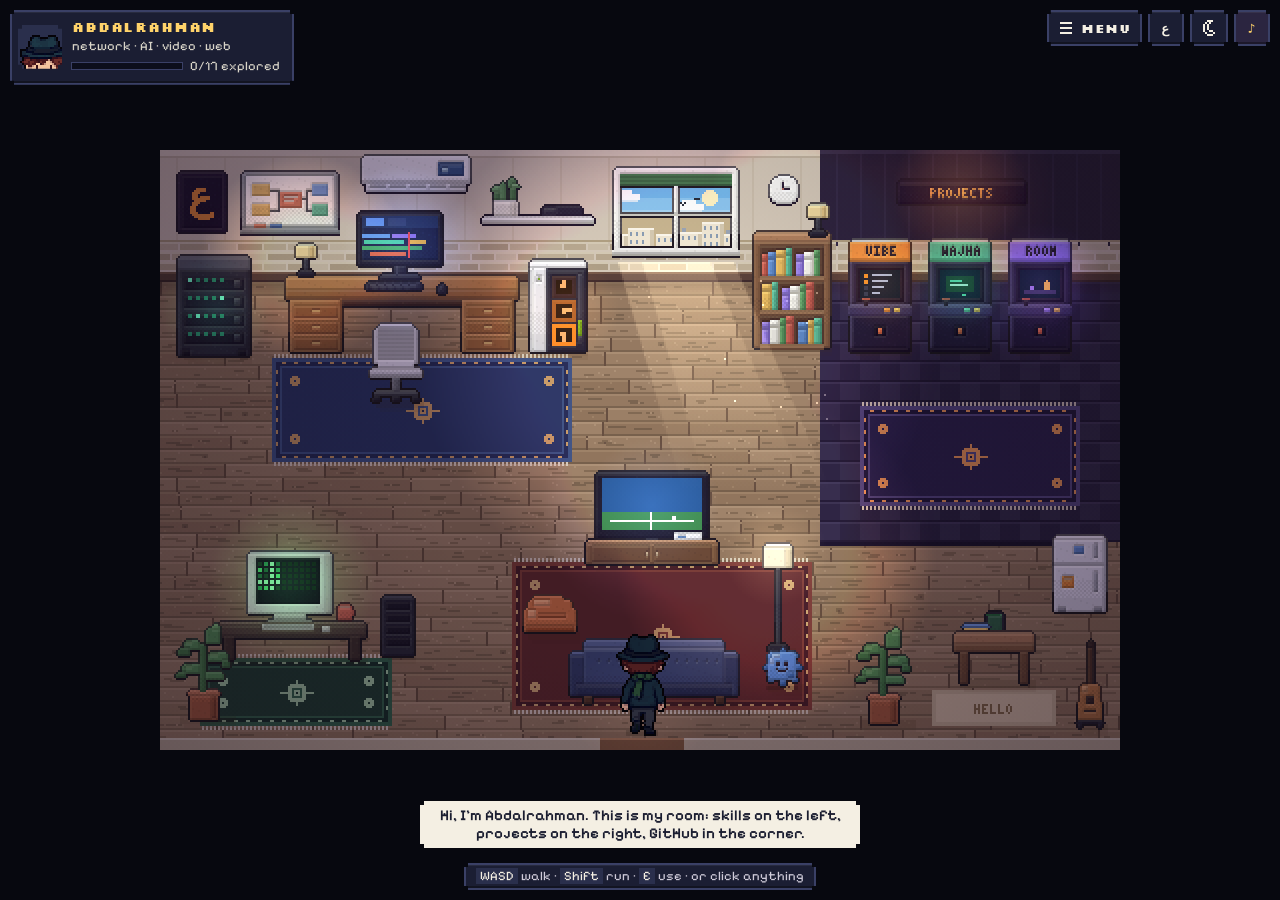
<file: index.html>
<!doctype html>
<html lang="en">
<head>
<meta charset="utf-8">
<meta name="viewport" content="width=device-width,initial-scale=1,viewport-fit=cover">
<meta property="og:title" content="Abdalrahman's Room">
<meta property="og:description" content="Walk around my pixel room in Amman: networks, AI, video and web.">
<link rel="icon" href="data:image/svg+xml,%3Csvg xmlns=%22http://www.w3.org/2000/svg%22 viewBox=%220 0 8 8%22 shape-rendering=%22crispEdges%22%3E%3Crect width=%228%22 height=%228%22 fill=%22%231b1e33%22/%3E%3Cpath d=%22M2 1h4v1H2zM1 2h6v2H1zM2 4h4v3H2z%22 fill=%22%23ff8a2a%22/%3E%3C/svg%3E">
<title>Abdalrahman's Room</title>
<meta name="description" content="Abdalrahman's portfolio: a pixel-art version of his room in Amman. Walk around and click things to learn what he does.">
<link rel="preconnect" href="https://fonts.googleapis.com"><link rel="preconnect" href="https://fonts.gstatic.com" crossorigin>
<link href="https://fonts.googleapis.com/css2?family=Pixelify+Sans:wght@400;500;600;700&family=Silkscreen:wght@400;700&family=IBM+Plex+Sans+Arabic:wght@400;500;600&display=swap" rel="stylesheet">
<style>:root{color-scheme:dark;--night:#0f1120; --ink:#f4efe3; --muted:#a9a6b8; --panel:#1b1e33; --panel2:#262b45; --edge:#3a4066; --edge2:#0a0b16;--orange:#ff8a2a; --gold:#ffd36a; --green:#4caf6a;--pixel:"Pixelify Sans","Courier New",monospace;--title:"Silkscreen","Pixelify Sans",monospace;--ar:"IBM Plex Sans Arabic","Pixelify Sans",system-ui,sans-serif;--notch:polygon(0 4px,4px 4px,4px 0,calc(100% - 4px) 0,calc(100% - 4px) 4px,100% 4px,100% calc(100% - 4px),calc(100% - 4px) calc(100% - 4px),calc(100% - 4px) 100%,4px 100%,4px calc(100% - 4px),0 calc(100% - 4px));}*{box-sizing:border-box}html,body{height:100%;margin:0;background:var(--night);color:var(--ink);overflow:hidden}body{font:16px/1.45 var(--pixel);touch-action:manipulation;-webkit-font-smoothing:none}button{font:inherit;color:inherit}:focus-visible{outline:2px solid var(--gold);outline-offset:2px}.stage{position:fixed;inset:0;display:grid;place-items:center;overflow:hidden;background:#07080f}canvas#game{image-rendering:pixelated;image-rendering:crisp-edges;display:block}.px{background:var(--panel);clip-path:var(--notch);box-shadow:inset 0 0 0 2px var(--edge),inset -4px -4px 0 #10122200,inset 0 -4px 0 rgba(0,0,0,.35),inset 0 3px 0 rgba(255,255,255,.06)}.who{position:fixed;top:calc(10px + env(safe-area-inset-top,0px));left:max(10px,env(safe-area-inset-left,0px));display:flex;gap:10px;align-items:center;padding:8px 14px 9px 8px;z-index:5;max-width:calc(100vw - 20px)}.who canvas{width:44px;height:44px;image-rendering:pixelated;background:#2a2f4c;clip-path:var(--notch);flex:none}.who .t{display:flex;flex-direction:column;gap:1px;min-width:0}.who b{font:700 14px var(--title);letter-spacing:.06em;color:var(--gold);white-space:nowrap}.who span{font-size:13px;color:#d8d4c8;white-space:nowrap}.bar{display:flex;align-items:center;gap:8px;font-size:12px;color:var(--muted)}.bar i{display:block;width:110px;height:6px;background:#0c0e1b;box-shadow:0 0 0 1px #3a4066}.bar i em{display:block;height:100%;width:0;background:var(--green);transition:width .4s steps(6)}.tools{position:fixed;top:calc(10px + env(safe-area-inset-top,0px));right:max(10px,env(safe-area-inset-right,0px));display:flex;gap:6px;z-index:5}.hbtn{height:36px;min-width:36px;padding:0 11px;display:inline-flex;align-items:center;justify-content:center;gap:7px;border:0;font:600 13px var(--title);letter-spacing:.06em;cursor:pointer}.hbtn svg{width:16px;height:16px;shape-rendering:crispEdges;fill:currentColor}.hbtn:hover{color:var(--gold);transform:translateY(-1px)}.hbtn:active{transform:translateY(1px)}.hbtn[aria-pressed="true"]{color:var(--gold);background:#2b2540}.tip{position:fixed;pointer-events:none;transform:translate(-50%,-100%);font:600 13px var(--pixel);background:var(--ink);color:#1a1d30;padding:2px 7px 3px;white-space:nowrap;clip-path:var(--notch);z-index:4}.tip kbd{font:inherit;background:#1a1d30;color:var(--ink);padding:0 4px;margin-right:5px}.help{position:fixed;left:50%;bottom:calc(10px + env(safe-area-inset-bottom,0px));transform:translateX(-50%);font:13px var(--pixel);color:#cfcbd9;padding:5px 12px 6px;white-space:nowrap;z-index:5}.help kbd{font:inherit;color:var(--ink);background:#2a2f4c;padding:0 4px}.pad{position:fixed;left:0;right:0;bottom:calc(10px + env(safe-area-inset-bottom,0px));display:none;justify-content:space-between;align-items:flex-end;padding:0 max(14px,env(safe-area-inset-left,0px)) 0 max(14px,env(safe-area-inset-right,0px));z-index:5;pointer-events:none}.pad>*{pointer-events:auto}.dpad{display:grid;grid-template-columns:repeat(3,46px);grid-template-rows:repeat(3,46px);gap:3px}.dpad button,.abtn{border:0;font:700 15px var(--title);touch-action:none;user-select:none;-webkit-user-select:none;opacity:.92}.dpad button:active,.abtn:active{color:var(--gold);transform:translateY(1px)}.dpad .u{grid-column:2;grid-row:1}.dpad .l{grid-column:1;grid-row:2}.dpad .r{grid-column:3;grid-row:2}.dpad .d{grid-column:2;grid-row:3}.abtns{display:flex;gap:10px;align-items:flex-end}.abtn{width:62px;height:62px}.abtn.use{background:#c4581e;color:#fff}.abtn.run{width:50px;height:50px;font-size:11px}@media (hover:none),(max-width:760px){.pad{display:none}.help{display:none}.toast{bottom:auto;top:calc(76px + env(safe-area-inset-top,0px))}}.scrim{position:fixed;inset:0;background:rgba(6,7,16,.62);display:grid;place-items:center;padding:16px;z-index:20;animation:fade .15s steps(3)}.card{width:min(560px,100%);max-height:min(82vh,720px);overflow:auto;padding:22px 22px 18px;animation:pop .18s steps(4) both}.card[dir="rtl"]{font-family:var(--ar)}.card .top{display:flex;align-items:flex-start;justify-content:space-between;gap:12px}.card .tag{font:700 12px var(--title);color:var(--c,var(--orange));letter-spacing:.08em}.card h2{margin:6px 0 10px;font:700 30px/1.05 var(--title);letter-spacing:.02em;text-wrap:balance}.card[dir="rtl"] h2{font-family:var(--ar);font-weight:600;font-size:28px;line-height:1.25;letter-spacing:0}.card p{margin:0 0 12px;color:#dcd8cc;max-width:60ch;font-size:17px}.card .x{width:34px;height:34px;flex:none;border:0;background:var(--panel2);font:700 15px var(--title);cursor:pointer;clip-path:var(--notch)}.card .x:hover{color:var(--gold)}.chips{display:flex;flex-wrap:wrap;gap:6px;margin:6px 0 14px}.chips span{font-size:14px;padding:2px 9px 3px;background:#2d3352;clip-path:var(--notch)}.card[dir="rtl"] .chips span{font-family:var(--ar)}.story{list-style:none;margin:6px 0 12px;padding:0;display:flex;flex-direction:column;gap:9px}.story li{display:grid;grid-template-columns:58px 1fr;gap:10px;align-items:baseline}.story b{font:700 15px var(--title);color:var(--orange)}.links{display:flex;flex-direction:column;gap:8px;margin:6px 0 4px}.links a{display:flex;justify-content:space-between;gap:12px;align-items:center;padding:10px 12px;background:#2a2f4c;color:var(--ink);text-decoration:none;font-size:16px;clip-path:var(--notch)}.links a:hover{background:#353b60;color:var(--gold)}.links small{color:var(--muted);font-size:13px}.stat{font:700 42px/1 var(--title);color:var(--c,var(--orange))}.stat small{display:block;font-size:14px;color:var(--muted);margin-top:4px;font-family:var(--pixel)}.nav{display:flex;justify-content:space-between;gap:10px;margin-top:14px;padding-top:12px;border-top:2px dashed #3a4066;font:700 12px var(--title);letter-spacing:.04em}.nav button{border:0;background:none;color:var(--muted);cursor:pointer;padding:4px 0}.nav button:hover{color:var(--gold)}.menu-list{display:grid;grid-template-columns:repeat(2,minmax(0,1fr));gap:8px}.menu-list button{display:flex;flex-direction:column;align-items:flex-start;gap:2px;padding:11px 12px;border:0;background:#2a2f4c;cursor:pointer;text-align:start;clip-path:var(--notch)}.menu-list button:hover{background:#353b60;color:var(--gold)}.menu-list button.seen b::after{content:" ✓";color:var(--green)}.menu-list b{font-size:16px}.menu-list span{font-size:13px;color:var(--muted)}.toast{position:fixed;left:50%;bottom:calc(52px + env(safe-area-inset-bottom,0px));width:max-content;max-width:min(90vw,440px);text-align:center;transform:translateX(-50%);font:600 15px var(--pixel);background:var(--ink);color:#1a1d30;padding:5px 12px 6px;clip-path:var(--notch);z-index:30;animation:pop .16s steps(3)}@keyframes fade{from{opacity:0}}@keyframes pop{from{transform:translate(var(--tx,0),6px);opacity:0}}.toast{--tx:-50%}@media (prefers-reduced-motion:reduce){.scrim,.card,.toast{animation:none}}@media (hover:none),(max-width:760px){.toast{bottom:auto;top:calc(76px + env(safe-area-inset-top,0px))}}@media (max-width:560px){.who{max-width:calc(100vw - 196px)}.who span#sub{display:none}.who b{font-size:12px}}@media (max-width:520px){.card h2{font-size:24px}.menu-list{grid-template-columns:1fr}.hbtn .lbl{display:none}.bar i{width:70px}.who{padding:6px 10px 7px 6px}.who canvas{width:36px;height:36px}}</style>

</head>
<body>
<main class="stage" id="stage">
  <canvas id="game" width="480" height="300" aria-label="A pixel-art bedroom studio. Use the menu for a list of everything in the room."></canvas>
</main>
<div class="who px" id="who">
  <canvas id="ava" width="22" height="22" aria-hidden="true"></canvas>
  <div class="t"><b id="nm">ABDALRAHMAN</b><span id="sub">network · AI · video · web</span><div class="bar"><i><em id="barFill"></em></i><span id="barTxt">0/14 explored</span></div></div>
</div>
<div class="tools">
  <button class="hbtn px" id="bMenu" aria-label="Menu"><svg viewBox="0 0 8 8"><path d="M1 1h6v1H1zM1 3.5h6v1H1zM1 6h6v1H1z"/></svg><span class="lbl">MENU</span></button>
  <button class="hbtn px" id="bLang" aria-label="Switch language">ع</button>
  <button class="hbtn px" id="bNight" aria-pressed="false" aria-label="Night mode"><svg viewBox="0 0 8 8"><path d="M3 0h3v1H3zM2 1h1v1H2zM1 2h1v4H1zM2 6h1v1H2zM3 7h3v1H3zM6 6h1v1H6zM4 5h2v1H4zM3 2h1v3H3zM4 1h1v1H4z"/></svg></button>
  <button class="hbtn px" id="bSound" aria-pressed="true" aria-label="Sound"><svg viewBox="0 0 8 8"><path d="M0 3h2v2H0zM2 2h1v4H2zM3 1h1v6H3zM5 2h1v1H5zM6 3h1v2H6zM5 5h1v1H5z"/></svg></button>
</div>
<div class="tip" id="tip" hidden></div>
<div class="help px" id="help"><kbd>WASD</kbd> walk · <kbd>Shift</kbd> run · <kbd>E</kbd> use · or click anything</div>
<div class="pad" aria-label="Touch controls">
  <div class="dpad">
    <button class="u px" data-k="up" aria-label="Up">▲</button><button class="l px" data-k="left" aria-label="Left">◀</button>
    <button class="r px" data-k="right" aria-label="Right">▶</button><button class="d px" data-k="down" aria-label="Down">▼</button>
  </div>
  <div class="abtns"><button class="abtn run px" data-k="run" aria-label="Run">RUN</button><button class="abtn use px" id="bUse" aria-label="Use">E</button></div>
</div>
<div id="layer"></div>

<script>const PAL={O:"#2a1e26",H:"#3a2a24",h:"#271b17",k:"#5a4236",q:"#4a3630",Q:"#9a7462",B:"#2a1e1a",S:"#e8b896",s:"#cf9677",r:"#b07a60",a:"#d09a7a",p:"#ec9c8c",E:"#2a1e26",e:"#ffffff",M:"#a0605a",m:"#a8765c",T:"#cfe0e6",t:"#9fb8c4",L:"#f2f8fa",J:"#3c4058",j:"#2c2f44",i:"#4d5270",F:"#ece8e0",f:"#bdb6aa",G:"#9b978d"},HEAD_DOWN=["....OOOOOOOOOO....","...OkHkHHkHHkHO...","..OHHkHHHkHHkHHO..",".OHHHHkHHHHkHHHHO.",".OHkHHHHHkHHHHkHO.",".OHHHHHHHHHHHHHHO.",".OqHHSSSSSSSSHHqO.",".OqSBBBSSSSBBBSqO.",".OQSSSSSSSSSSSSQO.","OaSSSeESSSSeESSSaO","OaSSSEESSSSEESSSaO",".OSSSSSSSSSSSSSSO.",".OSppSSSssSSSppSO.","..OSSSSSSSSSSSSO..","..OsSSSSMMSSSSsO..","...OssSSSSSSssO...","....OOOsSSsOOO...."],HEAD_UP=["....OOOOOOOOOO....","...OkHkHHkHHkHO...","..OHHkHHHkHHkHHO..",".OHHHHkHHHHkHHHHO.",".OHkHHHHHkHHHHkHO.",".OHHHHHHHHHHHHHHO.",".OHHkHHHHHHkHHHHO.",".OhHHHHHHHHHHHHhO.",".OhhHHHkHHHHHHhhO.","OahhhHHHHHHHHhhhaO","OaqhhhhhhhhhhhhqaO",".OqqqqqqqqqqqqqqO.",".OQqqqqqqqqqqqqQO.","..OQQQqqqqqqQQQO..","..OsSQQQQQQQQSsO..","...OssSSSSSSssO...","....OOOsSSsOOO...."],HEAD_LEFT=["....OOOOOOOOO.....","...OkHkHHkHHkO....","..OHHkHHHkHHkHO...",".OHHHHkHHHHkHHHO..",".OHkHHHHHkHHHHHO..",".OHHHHHHHHHHHHHO..",".OHSSSSSHHHHqqqO..",".OSSSSSSSHHqqqqO..","OSBBBSSSSSQqqqO...","OSSeESSSSSaaQqO...","OSSEESSSSaraQO....","OSSSSSSSSSaaSO....","OSppSSSSSSSSsO....",".OSSSSSSSSSSO.....",".OMSSSSSSSSsO.....","..OsSSSSSssO......","...OOOsSsOO......."],BODY_DOWN=["...OOTTTTTTTTOO...","..OLTTTTTTTTTTtO..",".OLTTTTTTTTTTTTtO.",".OTTOTTTTTTTTOTtO.",".OSsOTTTTTTTTOsSO.",".OSSOtTTTTTTtOSSO.","..OOOJJJJJJJJOOO..","....OJiJJJJjJO...."],BODY_UP=BODY_DOWN,BODY_LEFT=[".....OOTTTTOO.....","....OLTTTTTTtO....","...OLTTTTTTTTtO...","...OTTTOTTTTTtO...","...OTTSsTTTTTtO...","...OOOSSTTTTttO...","....OOOJJJJJjO....",".....OJJJJJjjO...."],LEGS_DOWN=[["....OJJjOJJJjO....","....OJJjOJJJjO....","....OjjjOjjjjO....","...OFFFFOFFFFFO...","...OfFFfOfFFffO...","....OOOO.OOOOO...."],["....OJJjOJJJjO....","....OjjjOJJJjO....","...OFFFFOJJJjO....","...OfFFfOjjjjO....","....OOOOOFFFFFO...","........OOOOOO...."],["....OJJjOJJJjO....","....OJJjOjjjjO....","....OJJjOFFFFFO...","....OjjjOfFFffO...","...OFFFFOOOOOO....","...OOOOO.........."]],LEGS_LEFT=[[".....OJJJJjjO.....",".....OJJJjjjO.....",".....OjjjjjjO.....","....OFFFFFFfO.....","....OfFFFFffO.....",".....OOOOOOO......"],["....OJJJOJJjO.....","...OJJjO.OJjjO....","..OjjjO...OjjO....",".OFFFFO...OFFFO...",".OfFFfO...OfFfO...","..OOOO.....OOO...."],[".....OJJOJJjO.....","....OJJjOOJjO.....","....OjjjO.OjjO....","...OFFFFO.OFFFO...","...OfFFfO.OfFfO...","....OOOO...OOO...."]];function compose(a,t,d){return a.concat(t,d)}function mirror(a){return a.map(a=>a.split("").reverse().join(""))}function spriteCanvas(a,t=PAL){const d=a.length,Z=a[0].length,e=document.createElement("canvas");e.width=Z,e.height=d;const r=e.getContext("2d");return a.forEach((a,d)=>{a.length!==Z&&console.warn("sprite row width",d,a.length,Z);for(let Z=0;Z<a.length;Z++){const e=a[Z];"."!==e&&t[e]&&(r.fillStyle=t[e],r.fillRect(Z,d,1,1))}}),e}function buildPlayer(){const a={};for(let t=0;t<3;t++)a["down"+t]=spriteCanvas(compose(HEAD_DOWN,BODY_DOWN,LEGS_DOWN[t])),a["up"+t]=spriteCanvas(compose(HEAD_UP,BODY_UP,LEGS_DOWN[t])),a["left"+t]=spriteCanvas(compose(HEAD_LEFT,BODY_LEFT,LEGS_LEFT[t])),a["right"+t]=spriteCanvas(mirror(compose(HEAD_LEFT,BODY_LEFT,LEGS_LEFT[t])));return a.portrait=spriteCanvas(HEAD_DOWN),a}const DPAL={a:"#1c3342",b:"#18283a",c:"#081026",d:"#1d3846",e:"#050308",f:"#320f1a",g:"#3b424d",h:"#140710",i:"#050308",j:"#0f172d",k:"#274a37",l:"#c49380",m:"#6c2d2a",n:"#050308",o:"#111f21",p:"#112234",q:"#272b3a",r:"#191e2e",s:"#1c3a2c",t:"#03081c",u:"#4b181d",v:"#f5c49e",w:"#040824",x:"#32603e",Z:"#050308"},DFR={down0:["....................................","....................................","....................................","....................................",".............ZZZZ....ZZZZ...........","............ZcaapZZZZbadpZ..........","............ZddaajppaaddpZ..........","...........ZbadaaaaaaddddrZ.........","...........ZpddddaaaaddddrZ.........","...........ZqaddadaaadddjjZ.........","..........ZrttppppppppwcjjrZ........",".......ZZZwrrjjrrrrrrrrrrrcwZZZ.....",".......ZbbwwwtrrrrrrrrjjtwjpbbtZ....",".......ZbbdabcwwtttwttttadadwZZ.....",".......ZcwwbaaaadddadabbpwwcZ.......","........ZffftwttwwwwwttfffuuZZ......","........ZummfuuffuuuulfummmmuZ......",".......ZummummuufmuuvvlummummZZ.....","........ZuuumuuvvfmlvvvlummfZZ......",".........ZvuulvfvvvvvvfvlufvZ.......",".........ZvllvvfvvvvvvfvvmvvZ.......",".........ZlvlvvmvvvvvvmvvvllZ.......","..........ZZlvvvvvvvvvvvvlZZ........","............ZgvvvvvvvvvvfZ..........","............ZofvvvvvvvlhsZ..........","...........ZckkoofffqooxscZ.........","...........ZboxkssssssxxtaZ.........","..........ZddbokxxxxxxscaadZ........",".........ZpadddcosssstsacdddZ.......",".........ZadawbddcwwwkkstddaZ.......","........ZaaacwbpdtrrtkxstpaaZ.......","........ZddptwdjdwrrtkxxwwaadZ......",".......ZadawwcpbdwrrtkxxcwwrdZ......",".......ZtdawwdbabwrrwcxochvvrZ......",".......ZvcwwwcjawrrrwdcjhllvvZ......",".......ZvvvhjdpdwrrrtdpachlvvZ......","........ZvmZcbdawtjctpdbacvvlZ......","........ZZZ.ZwwtrggqqttwcZZZZ.......",".............ZqqgggggqqqZ...........",".............ZggggrtqqqqZ...........",".............ZggggtwqqqqZ...........",".............ZggggwwqqqqZ...........",".............ZggggcwqggqZ...........",".............ZggggcwqqqqZ...........",".............ZrgggqwwqqZ............","..............ZggggwrwwZ............","..............ZggggwrrrZ............","..............ZqggqwrroZ............","..............ZqggqcZrrZ............","..............ZttcqZ.ZZ.............",".............ZjqqjtZ................",".............ZqqqqjZ................",".............ZZZZZZ................."],down1:["....................................","....................................","....................................","....................................","....................................","....................................","............ZZZZ...ZZZZZ............","...........ZcaapZZZjaaajZ...........","...........ZaaaapppdaaajZ...........","..........ZraaaadddaaaadbZ..........","..........ZjaaaadddaaaadbZ..........","..........ZbaaaaaaaaaaapjZ..........",".........ZptwcccccjjcwwjjrZ.........","......ZZZwrrrrrrrrrrrrrrrtwZZZ......",".....ZpppwwwtjjrrrrrrrrwwpbrbcZ.....",".....ZcrbaddjtttttttttwddabtZZ......","......ZwccaddaaaaaaaaaaawttZ........",".......ZfffwwwwwttwtccfffuuZZ.......",".......ZumuumuufuuuuluummmmuZZ......","......ZummummuuumufvvlummummmZ......",".......ZZfumfuvvullvvvlummfuZ.......","........ZvuulvfvvvvvvfvlufvZ........","........ZvvlvvfvvvvvvfvvmvvZ........","........ZlvvvvmvvvvvvmvvvlvZ........",".........ZZlvvvvvvvvvvvvlZZ.........","...........ZlvvvvvvvvvvhZ...........","...........ZosvvvvvvvvosZ...........","...........ZkkooffffoskkcZ..........","..........ZqoxxssssssxkobZ..........",".........ZdaackxxxxxxktpddZ.........","........ZpdajaccssssooacdddZ........","........ZdddwjaacwwwkkswdddZ........","........ZddbwbjatrrtkkxtbdaZ........",".......ZddawwdpdtrrtpxxscdaaZ.......",".......ZadbwcbaatrrtbxxswbddZ.......",".......ZddpwdddbtrrttxxtwcodZ.......",".......ZrabwcpdcrrrtattjhvvqZ.......",".......ZltwwdpdcrrrwddptvlvvZ.......",".......ZvvvtpddtjjcwpdbwhlvvZ.......","........ZvmZtttrqqqqcwwtZlvvZ.......",".........ZZ.ZqqgggggqqqZ.ZZZ........","............ZggggbtqgggZ............","............ZggggwwqgggZ............","............ZggggwwqgggZ............","............ZggggwwqqqqZ............","............ZqgggwwwbqwZ............","............ZqqqqtwrwwZ.............",".............ZqqqcwrrrZ.............",".............ZqqqcZZrrZ.............",".............ZqqgjZ.ZZ..............","............ZwtcwwZ.................","...........ZcqqbqZZ.................","...........ZZZZZZ..................."],down2:["....................................","....................................","....................................","....................................","....................................","............ZZZZ...ZZZZZ............","...........ZcadpZZZjbadjZ...........","...........ZaaadpppdaaajZ...........","..........ZraaaddddaaaadrZ..........","..........ZpaaaaddddaaaapZ..........","..........ZadaaaaaaaaaajjZ..........",".........ZbwwjjjjjjjjwccjrZ.........","......ZZZwrpprrrrrrrrrrrrwwZZZ......",".....ZpprwwwwrrrrrrrrrrwwjprbcZ.....",".....ZcpbaaajwttttttttwddabtZZ......","......ZwwtadadaaaaaaaddrwttZ........",".......ZfffthwwtttttcjfffuufZ.......",".......ZumuumuufuuuflfummmmuZ.......","......ZummummuuumufvvlummummZZ......",".......ZuummuuvvullvvvlummfuZ.......","........ZvuulvfvvvvvvfvmuuvZ........","........ZvlmvvfvvvvvvfvvuvvZ........","........ZlvlvvmvvvvvvmvvvlvZ........",".........ZZlvvvvvvvvvvvvmZZ.........","...........ZmvvvvvvvvvvfZ...........","...........ZoqvvvvvvvlosZ...........","...........ZkkssffffosxkcZ..........","..........ZaoxxssssssxkcacZ.........",".........ZddatkkxxxxxstaddZ.........","........ZcddaactsssstoqwdddZ........","........ZaddjpaawwwcksstdddZ........","........ZadpwbpptrrtskxocaaaZ.......",".......ZddbcwddptrrtoxxswbadZ.......",".......ZdddtjppatrrtoxxpwtpddZ......",".......ZdddwdpddtrrtpjjjwwbdcZ......",".......ZdjcwjbpdtrrrwdpppwchlZ......",".......ZrvvhcdpdwrrrtdjdbhvvvZ......",".......ZvvlvtpdbwjrtwaapjZmvZ.......",".......ZvvlZwwwwqqqgqtttZ.ZZ........","........ZZZ.ZqqggggggbqZ............","............ZqgggqrggggZ............","............ZggggtqggggZ............","............ZgggqwqggggZ............","............ZqggqtqggggZ............","............ZqqqqtjggggZ............",".............ZqqttjgggqZ............",".............ZttrtrgggZ.............",".............ZrrrtrggdZ.............",".............ZrrZwrgggZ.............","..............ZZ.ZqjttZ.............",".................ZwjqqoZ............",".................ZrqqqqZ............","..................ZZZZZZ............"],down3:["....................................","....................................","....................................","....................................","....................................","....................................","............ZZZZ....ZZZZ............","...........ZcaapZZZZraacZ...........","...........ZddaajjjaaadpZ...........","..........ZradaaaaddddddbZ..........","..........ZpadaaaaaaddddrZ..........","..........ZaaadaaaaadddprZ..........",".........ZpttjpppppppccwcjZ.........","......ZZZwrrjrrrrrrrrrrrrjwZZZ......",".....ZjbbcwwwrrrrrrrrjjtwwpppcZ.....",".....ZjpbaaapttttwwwwttbbdaccZZ.....","......ZwwwbaaaaaaaaaaaapwwcwZ.......",".......ZfuuhtttttttttthhfmmuZ.......","......ZZummuuuffuuuflfuuummmuZ......","......ZZmmummmffmuulvvummummuZ......",".......ZufumumvvfmvvvvlummfZZ.......","........ZvuulvvvvvvvvvvmmuvZ........","........ZvvfvvuvvvvvvmvvuvvZ........","........ZlvlvvuvvvvvvuvvvlvZ........",".........ZZlvvvvvvvvvvvvlZZ.........","...........ZmvvvvvvvvvvuZ...........","...........ZrfvvvllvvvfsZ...........","...........ZkkrhgggghokkjZ..........","..........ZajkxosssssxkopZ..........",".........ZadaokxxxxxxxtjddZ.........","........ZwaaaaoossssooatdddZ........","........ZaaacdpdcwttksstdddZ........","........ZdaptpbbwrrtksxtbddZ........",".......ZddactdpdwrrtoxxbwaaaZ.......",".......ZddbwjbadwrrtpxxswbadZ.......",".......ZddawapdbwrrjtxxcwjadZ.......",".......ZabawpaatrrrrwwcpwpbdZ.......",".......ZqrwwabatrrrradjacwcbZ.......",".......ZvvvtwbdtcccwwddpwvvvZ.......",".......ZvvllwwtrqqqgbwwwwlvvZ.......",".......ZvvlZcqqgggggqqqZZgqZ........","........ZZZ.ZqgggbcqgggZ.ZZ.........","............ZggggttggggZ............","............ZgggqwtggggZ............","............ZqqqqwwggggZ............",".............ZqqwwwggggZ............",".............ZwtqwrgggrZ............",".............ZrrrwjggqZ.............",".............ZrrZZcgggZ.............","..............ZZ..ZqrrZ.............","..................ZttccZ............","..................ZrrqqjZ...........","...................ZZZZZZ..........."],left0:["....................................","....................................","....................................","...........ZZZZZ....................","..........ZjaabwZ...................","..........ZdaddbbZZZZZZ.............",".........ZadddddbbbadpbZ............",".........ZaaddddaaaddppwZ...........","........ZcbaddaaaaddddprZ...........","........ZrttbaaadddddaprZ...........",".....ZZZjrrrccjppbbddbppZ...........","....ZjjbtrrrrrrrrrcwtrppZ...........","....ZqabawwwjrrrrrrjjjttZ...........",".....ZttbaaapwwwwwcrjjrrwZ..........","......ZuhtwwbaddddjcccwwwcZZ........",".....ZmmmmuufhwwtttbbbdddaadZ.......",".....ZummululvuummuuuhwtwwZZ........","......ZuulvllvvfmmmmmmmmuZ..........",".......ZfvvmvvvvfmmmummmmuZ.........","........ZvvhvvvvlumuvfmmufZ.........","........ZvvfvvvvvvulvfmuuZ..........",".......ZvvvlvvvvvvvlvfuuZ...........",".......ZvvvvvvvvvvvvffuZ............","........ZvllvvvvvvuhhhZ.............",".........ZZvvvvvvghkkqcZZZ..........","...........ZohhosxkxkcskxxZZ....ZZ..","..........ZosssxxxksctsksxxxZZZZdZ..","..........ZkxxxxxscjdatosskxxxxxxZ..","...........ZkkkottddddawcZokkxxxZ...","...........ZtccdaaadddajZ.ZZskkZ....","...........ZrtbdadpbddddZ...ZZZ.....","..........ZwjwpppddtaddddZ..........","..........ZwrwpdadabtbdddZ..........",".........ZawrwpppaddpwadddZ.........","........ZbbwrwdappddbtpdddZ.........",".......ZrjbwrwdpadpdbjwaadcZ........","......ZvlhtrrcdapppddbwprclZ........","......ZvmvmwrcdpddpddbchlvvZ........",".......ZvlZZwwadbbdaptZllvvZ........","........ZZ..ZrtwwwwwtZ.ZlvZ.........","............ZgggggqqwZ..ZZ..........","...........ZgggggqqwqZ..............","...........ZggggqqtqqqZZ............","..........ZggggqqtqqqqqjZ...........",".........ZqgggqqZZqqqqqqqZZ.........",".........ZgggqqZ..ZqqqqqrtwZ........","........ZgggqqZ....ZZqqqtrrZ........",".....ZZZjjqgqqZ......ZZtrrrZ........",".....ZqqqqcrqZ.........ZrrcZ........",".....ZroqqqjwZ.........ZrrZ.........","......ZZcqqrZ.........ZrrcZ.........","........ZZcZ..........ZZZZ..........","..........ZZ........................"],left1:["....................................","....................................","....................................","............ZZZZ....................","...........ZadawZZ..................","..........ZdddapppZZZZZZ............",".........ZoaadddaadddppjZ...........",".........ZbaaaddddddaaprwZ..........",".........ZraaadddddaaaprrZ..........","........ZcccjddadddaaaprpZ..........",".....ZZZcrrrcccjpppbapppbZ..........","....ZaaabpwwcrrrrrrrjjjcjZ..........",".....ZwttpaddawwcwwjrrrrrtZZ........","......ZfuhtttjadddajjjcwwwccZ.......",".....ZZmmmuuufhwwhtwbbbbbbbbbZ......","......ZumuvuulvuumuuuuhthtwZZ.......",".......ZumvvvvvvummmmmmmmmZ.........","........ZmvfvvvvvummufmmmmmZ........","........ZmvuvvvvvvuulvumuufZ........","........ZvvmvvvvvvlllvfmufZ.........","........ZvvvvvvvvvvvlvfuuZ..........","........ZvvvvvvvvvvvvuuuZ...........",".........ZllvvvvvvlhhhhZ............","..........ZvvvvvvlhokkqZ............","...........ZggggokxxxstkZ...........","...........ZsssxxxxscwtkqZ..........","...........ZkxxxxxocbdcskZ..........","...........ZqsssttcddddckkZ.........","............ZwwwjbpddddwokxZ........","............ZcwjabjddddpokxkZ.......","............ZjtpjjapddddwkxxoZ......","............ZrwaapatbdddcdsxxZZ.....","...........ZwrtppaaacpdddckkZ.......","...........ZcrwdddaajpdddZZZ........","..........ZrrrwdpddjtddadZ..........",".........ZtwrrwdbbpwpdddZ...........",".........ZlcrrwdpddwjjadZ...........",".........ZlettwadbbqvvmgZ...........",".........ZZltqqtwwwhuvvvZ...........","...........ZwqqqqggolvvvZ...........","............ZqqtqgggcjcZ............","...........ZqqqqtggggqZ.............","...........ZqqqqtqgggqqZZZZZ........","...........ZqqqqwqgggqqrrwoZ........","...........ZqqqqwbggggqqqtqZ........","...........ZqqqqwZggggqqqtqZ........","...........ZqqqqZ.ZqqqqqjrgZ........","............ZqqqqZ.ZZZZZwqqZ........","............ZqqqqZ......ZjqZ........","............ZcqqqZ.......ZrZ........","...........ZttwwwZ........Z.........","..........ZrqrrrrZ..................","..........ZZZZZZZZ.................."],left3:["....................................","....................................","....................................","....................................","............ZZZZ....................","...........ZaaacZZ..................",".........ZZdddapbpZZZZZZ............","........ZwqdddddddaaajpjZ...........","........ZtbaaaddddaaadppjZ..........","........ZtcaaadddaadddpprZ..........","....ZZZZrrrjtwcaaaaaadpppZ..........","...ZrjjcwjrrrrrccccjpjjrpZ..........","...ZqadaapwwtjorrrrrrrrjcZ..........","....ZwttjbaddacttwwcrrrrrwZ.........",".....ZfuhhwwwpbadddjcctwwccZZ.......","....ZummmmuumhhhwwtjrbbaabbbbZ......",".....ZumuuluulvummuuuuhwhtwZZ.......","......ZuuvvvlvvvummmmmmmmmZ.........",".......ZfvvfvvvvlummuummmmuZ........","........ZvvuvvvvvluflvummufZ........",".......ZlvvmvvvvvvmllvfmufZ.........",".......ZvvvvvvvvvvvvlvfuuZ..........",".......ZvvvvvvvvvvvvvuuuZ...........","........ZZllvvvvvvlhhhtZ............",".........ZZvvvvvvletxkatZ...........","...........ZggggoxkxxscxbZ..........","...........ZokkkxxxsttcjxZ..........","...........ZkxxxxkocpajcogZ.........","...........ZqskstcpadddwckgZ........","............ZjccjbpadddwcsxkZ.......","............ZwwbpacddddcwsxxZ.......","............ZtpppjbpdddawwkxxZ......","............ZtpddjdwadddtwqkxxZ.....","...........ZrwappbdbwddddwZZkZ......","...........ZrwdddddbwddddZ..Z.......","..........ZwrwapddpbwadddZ..........","..........ZwrtapppdwpdddZ...........",".........ZlwrwdpddawcoaaZ...........",".........ZlhwwpdppovvvgwZ...........","..........ZvtqwtttwhvvvZ............","...........ZwqqgggglvvlZ............","............ZqjggggrtwZ.............","...........ZqbqtggggqZ..............","...........ZqqqwggggqqZZZZZ.........","...........ZqqqwgggqgrqqcrZ.........","...........ZqqqcqgggggqqcrZ.........","...........ZqqqqtqgggqqcrqZ.........","............ZqqqqwZZZZZcqqZ.........","............ZqqqqZ.....ZqqZ.........","............ZjqqqZ......ZZ..........","...........ZwtwwwZ......ZZ..........","..........ZrqrrrrZ..................",".........ZZZZZZZZZ.................."],left2:["....................................","....................................","....................................","...........ZZZZZ....................","..........ZcddbwZ...................","..........ZadadbbZZZZZZ.............",".........ZaaaaaaabaaaprZ............",".........ZaaaaddddaadpbcZ...........",".........ZdaaddddaaddapbZ...........","........ZrcwaddaaaadddbrZ...........",".....ZZZjrrrcjcjppbddbppZ...........","....ZppbtrrrrrrrrrcwwbbrZ...........","....ZddabwwwjrrrrrrrrcttZ...........",".....ZwtpdddbjcwwwjrrrrrwZ..........","......ZuhwwtbbddddbpjjtwwcZZ........",".....ZummmuufhwwhhtbbbddddaaZ.......",".....ZummululvuummuuuhwwtwZZ........","......ZuflvllvvfmmmmmmmmuZ..........",".......ZfvvmvvvvfmmmummmmuZ.........","........ZvvhvvvvvmumlummuuZ.........","........ZvvmvvvvvlulvfmuuZ..........",".......ZvvvvlvvvvvvlvfuuZ...........",".......ZvvvvvvvvvvvvufuZ............","........ZvllvvvvvvmhftZ.............",".........ZvvvvvvvlhskdcZ............",".........ZuvvvllgxkxkoqqZZ..........","..........ZhhhhhkxxkktskxxZZ....ZZ..","..........ZtsssxxxkpwtdkkxxxZZZZkZ..","..........ZxxxxxxsocdptbsskxxxxxxZ..","...........ZkkkocpadddbwZZokkxxxZ...","...........ZttcbaaaddddwZ.ZoskkZ....","...........ZrtbaaapbddapZ..ZZZZ.....","...........ZrcbppjpcbdddZ...........","..........ZwrcbadjdbwaddaZ..........","..........ZwrcdppdaatpdddZ..........",".........ZqrrjddaaadptddaZ..........",".........ZworcdpddjdbtddpqZ.........","........ZvorrcdaabbdatjjqlZ.........","........ZvhrrcdpddpddtevvvZ.........","........ZlltwtpabbddphllvvZ.........",".........ZZZtrttwwwwwwZlvlZ.........","............ZgggggqqcZ.ZZZ..........","...........ZgggggbqtqZ..............","...........ZggggqrtqqqZZ............","...........ZggggqtqqqqqcZ...........","..........ZggggqrZqqqqqqwZ..........","..........ZgggqqZ.ZqqqqtrrZ.........","..........ZggggqZ..ZZqrtrrZ.........","..........ZqgggZ.....ZtrrZ..........","........ZZqttqqZ......ZrrZ..........",".......ZqqqqrjZ.......ZrjZ..........",".......ZZZZqrqZ.......ZZZ...........","...........ZZZZ....................."],right0:["....................................",".......................ZZZ..........",".....................ZZradZ.........","...............ZZZZZZbpjdddZ........","..............ZcrrrjjppdddaqZ.......","..............ZbpaaaddddddaaZ.......",".............ZrbbdaaadddddaaZ.......",".............ZpbddaaaaddddbtwZ......",".............ZppddaaaaapwwjjrZ......",".............ZrbbadjttttrrrrjcZZZZ..",".............ZwjjrrrrrrrrctwjpdddZ..","............ZwrrorrwwcwttjdddpjwZ...","..........ZZjwwwttwddddapjwwffuZ....",".........ZbbaaadaabpwwwthuufmmmmZ...","..........ZZwwwwtfffmmufluumuummZ...","............ZuummmmmmmfvvvllvfmZ....","...........ZummmmummmulvvvfvvhZ.....","...........ZuummulumuvvvvvuvvZ......","............ZummuvlfvvvvvvuvvZ......",".............ZuufvlvvvvvvvvvvvZ.....",".............ZZuulvvvvvvvvvvvvZ.....","...............ZhhhmvvvvvvllvZ......","..............ZwstkhvvvvvvvvZ.......","............ZZqsokkxqullvvlZ........","..........ZZosksckxxkksehhZ.........","....ZZZZZZgkxxsswwsxxxxskkZ.........","....ZxocckxxssstadcpskxxxxkZ........","....ZsxxxxkkscwadddpccssksZ.........",".....ZxxkkkZZZjadddaaajwwwZ.........","......ZkksZ..ZaaadbaaaabwrZ.........",".......ZZZ..ZrddadpdpaabwrZ.........","............ZdddabwdppjbwrZ.........","...........ZadddptpdpddpwrwZ........","...........ZaddawjaaappdwrwaZ.......","...........ZdddpwbaapaddwrtaZ.......","...........ZaddtpddpadpdwrcccZ......","..........ZggrbtpddbaapdwrjwllZ.....","..........ZvvvhwbadpddpawrchflZ.....","..........ZvvllZcbadpbdcwwZllfZ.....","..........ZlvvZ.ZwwwwtttrZ.ZZZ......","...........ZZZ..ZwqqqggggZ..........","................ZbwqqggggZ..........","...............ZqqqtbgggggZ.........",".............ZZqqqqqwqggggZ.........","............ZqqqqqqqZjqggggZ........","..........ZZwqqqqqqZ.ZcqgggZ........","..........ZrbwqqrZZ...ZqqgggZ.......","..........ZjrrwZZ......ZqggqbZZZ....","...........ZqrZ........ZrgccqqqqZ...","...........ZrqZ.........ZwrrqqqrZ...","...........ZrqqZ.........ZrrrZZZ....","............ZZZZ.........ZwtZ.......","..........................ZZ........"],right1:["....................................",".....................ZZZZ...........","....................ZwjaqZ..........","............ZZZZZZZZrrbaddZ.........","............ZpppddddaaaaddjZ........","...........ZppbaaadddddadaqZ........","...........ZppbaaaadddddartwZ.......","...........ZbpbddaadddpwtcrrZ.......","...........ZbbpjaajcwwcrrrrwwZZZZ...","...........ZtrrrrrrrrrrrcwwcbaadZ...",".........ZZcprrrrrjttttcbdaabcwZ....",".......ZZjwtwwwwwwjbaabjrccffuZ.....","......ZaabbbbadaaapwttthuufmmmuZ....","......ZZZctwttwhffummmfluuluummZ....",".........ZhuufummmmmuuvvllvvumZ.....",".........ZummmuufmmmuvvvvhvvfZ......",".......ZZfuumufmluufvvvvvfvvZ.......",".........ZjuuufvvluvvvvvvfvvlZ......","..........ZfuufvvlvvvvvvvvvvvZ......","...........ZuuumvvvvvvvvvvvvlZ......","............ZZhhhhlvvvvvvllvZ.......",".............ZskkrhvvvvvvvvZ........","............ZrsskkkrmlllllZ.........","............ZaoskkxxxehehZ..........","...........ZkswwtsxxxxsssZ..........","...........ZxtwwjtsssxxxxkZ.........","..........ZkswwpbdaccckkkZ..........","..........ZkswwjdddapjcctZ..........",".........ZkkowrpdddajappwZ..........",".......ZZxxktwaddddajaddcZ..........","......ZqxxxsZcbddddtapjjjZ..........","......ZkkkkZ.ZadaajjdpadjZ..........",".......ZZkZ..ZdddbwdddppjrZ.........",".........Z...ZdddawappbdjrZ.........",".............ZpdddatpdapjrZ.........",".............ZjdadacrbdpjrhZ........",".............ZccbrgvlrpbjrhZ........",".............ZbwevvvmjbawtlZ........",".............ZjwevvvltwwcwZ.........","..............ZwtmvvlqggwwZ.........","..............ZwwwthjgggrZ..........","..............ZwrbtqgggggZ..........",".........ZZZZZwjqqrjqgggggZ.........",".........ZrrtqqqqqqwbqggggZ.........",".........ZrrwqqqqqqqwqggggZ.........",".........ZrrwqqqqqqZZcgggqZ.........",".........ZqqwZZZZZZ..ZgggZ..........",".........ZqgZ.......ZqgggZ..........","..........ZcZ.......ZqggbZ..........","..........ZZ........ZtwccwZ.........","....................ZrrrrqqZ........","....................ZqrrrqqZ........","....................ZZZZZZZZ........"],right2:["....................................","....................................",".....................ZZZ............","...................ZZraaZ...........",".............ZZZZZZtpbdddZ..........","............ZwbbabbpaaddddZ.........","............ZbbdaaaaaaadddZ.........","...........ZrpdddaaddaaaawcZ........","...........ZrpaddddaajwttorcZ.......","...........ZrrpbajjwwtrrrrjwcZZZZ...","...........ZwrrrrrrrrrrtttjjadddZ...","..........ZwrrrrrrtwcwttbadjjccZ....","........ZZcwwwtttcadddapcwhfuuZ.....",".......ZbbbaadabbptwwwwhuhummmfZ....","........ZZttwwhfffmmmfulumluummZ....","..........ZuuummmmmmuvvvllvvfuZ.....",".........ZuummmuummulvvvvfvvhZ......",".........ZuuumuuummlvvvvvfvvZ.......","..........ZfumuvlufvvvvvvuvvZ.......","...........ZuuuvlvvvvvvvvvvvvZ......","............ZufmvvvvvvvvvvvvZ.......",".............ZhhhmvvvvvvvllZ........",".............ZckschlvvvvvvvZ........","............ZrtkkxsrmllllmZ.........","...........ZtkcskxxkoeeehZ..........","..........ZrxkcwjkxxxxsssZ..........","........ZZxxxswpbcakxxxxxqZ.........","....ZZZZkxxksjwdddttossxxZ..........","...ZgxxxxxksZZbdddbpcjpppZ..........","...ZgxxxxskZ.ZdddaabpjccwZ..........","....ZZxxksZ..ZddadbpadapwZ..........","......ZZZZ..ZdddawdbpjpbjZ..........","...........ZadddpcdpddpbrwZ.........","...........ZaddawbdappparwZ.........","...........ZaddjbaappadartqZ........","..........ZqdddwbdjaapdcrwbcZ.......","..........ZjjaawbdpjpbdcrwcllZ......","..........ZlrcjwbapddpdwrwullZ......","..........ZvvlhwbdpddpdwrwlmlZ......","..........ZvvvvtwjjjjjjwwZlllZ......","..........ZlvvZrwqqqqqqqZ.ZZZ.......","...........ZZZ.ZwqqqggggZ...........","...............ZqwqqggggZ...........","..............ZrqqtqqggggZ..........","............ZZqqqqqwqggggZ..........","...........ZwqqqqqqZpqgggqZ.........","..........ZrwqqqqqZ.ZqgggqZ.........","..........ZrrtqqZZ...ZqgggZ.........","...........ZorwZ.....ZqgggcZZ.......","...........ZorZ......ZqqwwqqrZ......","...........ZrrZ.......ZjrqqqqZ......","............ZZZ.......ZrrrrZZ.......",".......................ZZZZ........."],right3:["....................................","....................................","....................ZZZZ............","...................ZcpqqZ...........","............ZZZZZZZbpaaddZ..........","............ZppdaaaadadddZ..........","...........ZppddaaaaddddabZ.........","...........ZppaddaaaaaddjtcZ........","...........ZppaadddaajwwcjrZ........","...........ZpppadpwttjrrrrcwZZZ.....","...........ZcrrrrrrrrrrwwwtbaddZ....",".........ZZrrrrrrwwcctcbaabbwwZ.....",".......ZZccwwttttpddddprtwffuZ......","......ZwbabddaabpttwwwhuufmmmuZ.....",".......ZZwwwwwhffummmfluuluummZ.....",".........ZfuuummmmmufvvvvvvfuZ......",".........ZummmufmmuuvvvvhvvfZ.......","........ZfummufmumuvvvvvfvvZ........",".........ZhumuvvmuvvvvvvfvvlZ.......","..........ZfmuvllvvvvvvvvvvvZ.......","...........ZuufvvvvvvvvvvvvlZ.......","............ZhhhhvvvvvvvllvZ........",".............ZkkchlvvvvvvvZ.........","............ZcsxkkomlllllZ..........","...........ZrpsxkxsxhhheZ...........","..........ZskccbsxxxxsssZ...........","..........ZktZwwjaskxxxxZ...........",".........ZxjZZwdddctskkkZ...........",".......ZZxxZ.ZpdddaptcccZ...........","......ZtxxkZ.ZaddddjapacZ...........",".....ZrxxkZ..ZadabtappjcZ...........",".....ZZxkqZ.ZdddbtpdpdacZ...........",".......ZrZ..ZdddptaadpbcZ...........","........Z...ZaddatdppddjtZ..........","............ZcddddwpdbdcwZ..........","............ZwaaaarjbbactlZ.........","............ZqwargvvrbbchlZ.........","............ZZwwvvvmcpttllZ.........","..............ZtvvvlttqtlZ..........","..............ZwgvvmrggwZZ..........","...............ZwhhcgggZ............","...............ZqwbqggggZ...........","..........ZZZZZrqqbgggggZ...........","..........ZrwrqqqqtqggggZ...........","..........ZrcqqqqqqtqgggZ...........","..........ZrrtqqqqbwqgggZ...........","..........ZrrtZZZZZcqgggZ...........","..........ZroZ.....ZggggZ...........","...........ZrZ.....ZgggqZ...........","...........ZZ......ZtttrwZ..........","...................ZrrrqqqZ.........","...................ZrrbqgqZ.........","...................ZZZZZZZZ........."],up0:["....................................","....................................",".............ZZZ.....ZZZ............","............ZaabZZZZZrrpZ...........","...........ZddadapppaddppZ..........","...........ZddddddddddddbZ..........","..........ZpddddadddddddpbZ.........","..........ZpadddadddddddprZ.........","..........ZradddddddddddprZ.........",".........ZwwbadddddddddapwZ.........","........ZwrcwcddddddddawwjrZZ.......","......ZZqwrrrrtttttttwtrrrrwwZZ.....",".....ZbaapwccrrrrrrrrrrrjwwbbpbZ....",".....ZcpadaajttwwwwwwtttjaddaprZ....","......ZZccbddaaddddddddddabbcZZ.....",".......ZuffccdaddddddddbccffZ.......",".......ZumuuufffffffffffuuumuZ......",".......ZffummmmmmmmmmmmmmuufZZ......","........ZluummmmmmmmmmmumuuvZ.......","........ZlvuummmmmmmmmuumullZ.......",".........ZZuumumummmumuuuuZZ........","...........ZffhttttttehufZ..........","............ZtssxxkoxxktZ...........","............ZkkoxxkoxxkkZ...........","...........ZcbkattckskotwZ..........","..........ZqacjbsstwctcddjZ.........","..........ZaadjkkxtbddddaaZ.........",".........ZbaaacxxxtadddaaadZ........","........ZwdaapoxxxtddddbaddZ........","........ZdddccxxxstddddbpdddZ.......","........ZddawtxxxojddddacdddZ.......","........ZddbwsxxxcpddddawdddZ.......","........ZddbwdxkxcjddddbwadaZ.......",".......ZaadjwcapgtbaaaddwpdddZ......",".......ZaaawpdbptpaaadddbcdddZ......",".......ZbajwpdddbaaaadddpwaapZ......",".......ZottwbaddddddddaabwjcgZ......",".......ZvlltppaaaaaaaabbptlmvZ......",".......ZvvvtwttttwwwwwttwhlvvZ......","........ZvlZwqqqqqqqqqqqwZlvZ.......","........ZZZ.ZqgggggggggqZ.ZZZ.......","............ZgggqcwjggggZ...........","............ZgggqwZqggggZ...........","............ZgqqqZZqggggZ...........","............ZbggqZZqggggZ...........","............ZqwwjZ.ZgggqZ...........",".............ZrqqZZqgggZ............",".............ZrorZ.ZgggZ............","............ZqrojZZcttqZ............","............ZrjojZZrrrjZ............","............ZcccZ..ZrrrqZ...........",".............ZZZ...ZwwwwZ...........","...................ZZZZZZ..........."],up2:["....................................","....................................","............ZZZ.....ZZZZ............","...........ZddbZZZZZjpbbZ...........","..........ZddadaprpbaddbpZ..........","..........ZdddddddddddddbZ..........",".........ZjddddddaadddddpcZ.........",".........ZpadddddddddddaprZ.........",".........ZrpaddddddddddappZ.........","........ZrwccdaddddddabtwjrZ........",".....ZZZwrrrrtwwwttttttjrrrwZZZ.....","....ZqdapwccrrrrrrrrrrrjjwwbbrbZ....","....ZwpaaddpwwwwwwwtwwwwjaaaabjZ....",".....ZwccadddaaaaaddddddddbpwZZ.....","......ZfffccdaaaaddddddpccffZ.......","......ZumuuuffffffffffffuuumuZ......","......ZffummmmmmmmmmmmmmmuufZZ......",".......ZvuummmmmmmmmmmuumuuvZ.......",".......ZvluummmmmmmmmmuumullZ.......","........ZZuumumummmumuuuuZZZ........","..........ZZfwhhhhhhhhfufZ..........","...........ZtcxxssxxxkktZ...........","...........ZktsxxsxxxkksZ...........","..........ZjaatjosxssdttwZ..........",".........ZpawtktwttttcjddpZ.........","........ZradpksxtpaaadddddZ.........","........ZaaaoxsxwaddaddadajZ........",".......ZaddaoxkxtddaaddbdaaZ........",".......ZddaboxxkwddddddwaaaZ........","......ZdddptxxxkwddddddtpadaZ.......","......ZadpwcxxxtjdddddajcdddZ.......","......ZadwwkxxxtpdddddajwaddZ.......","......ZbaptkxxxtbddddddpwadaZ.......","......ZpppwcbkktdddddddbwpddaZ......",".......ZcttjpttbddddddddbwdddZ......","........ZvtpbbpaddddddddbwbadZ......",".........ZwpddddddaddddabwbbjZ......","..........ZpdddddddddddbbwhflZ......","..........ZccccccccccccccwlvvZ......","...........ZqqqqqqqqqqqqwZlvZ.......","...........ZqqqqqggggggqZ.ZZZ.......","...........ZqqqtwwcggggqZ...........","...........ZqqqqwZqggggqZ...........","...........ZqqqqwZqggggqZ...........","...........ZctwwZZqggggqZ...........","............ZrrqZZqggggqZ...........","............ZoorwZqggggZ............","...........ZrrorZwgggggZ............","...........ZrrrZ.ZwttbqZ............","............ZZZ..ZrrrtwZ............",".................ZrrrrrbZ...........",".................ZtttttwZ...........",".................ZZZZZZZZ..........."],up1:["....................................","....................................","....................................","............ZZZZZ...ZZZZZZ..........","...........ZwdawwZZZcpbbbjZ.........","..........ZjpdaapjjjadddprZ.........",".........ZwpaddaaaaddddddpwZ........",".........ZwaadddaaaddddddbbZ........",".........ZrpddddddaaaddddbbZ........","........ZwrpbddddddddaaaabbZ........","........ZwwrpaaddddaaaaaabjZ........",".......ZwrjcwjaadddddadptwroZ.......",".....ZZcwrrrrjwtwwttttttrrrrwZZZ....","....ZbaajwwjcrrrrrrrrrrjccwwpbbbZ...","....ZpbadddpbttwwwtwwwwtwjbaaarjZ...",".....ZwcjaddddaaaaaaadaddadbjwZZ....","......ZfffwcrdadadadddddpcwffZ......","......ZuuuuufffffffffffffuuuuuZ.....","......ZffummmmmmmmmmmmmmmmmffZZ.....",".......ZlfuummmmmmmmmmmmmmuuvZ......",".......ZlluummmmmmmmmmmummumlZ......","........ZZZuummmuummuuuuuuZZZ.......","...........ZZuhthttthhhhffZ.........","...........ZctsxkosxxxxscZ..........","............ZktsxxsxxxkkkZ..........","...........ZjsbtpssxsssowZ..........","..........ZbacokcwwtttwcbaZ.........",".........ZbadpxsktpddddddddZ........","........ZpdadpxkxtadadddaaapZ.......","........ZaaapoxxxtaaddddcaabZ.......",".......ZbddptxxxktdddddatbdddZ......",".......ZpddtkxxxtadddddapwddbZ......",".......ZadackxxxtddddaaapwddbZ......","......ZaaaabwwcbadddddaddwddaZ......","......ZaadapcdppdddddddddwddaZ......","......ZbabjwbddddddddddddjjaaZ......","......ZjabbcpdddddddddddappapZ......","......ZlghhwpbddddddddddbptevZ......","......ZlvvlhwwtttttwwwwwcwmvlZ......",".......ZvvlhwbqqqqqqqqqqqcmlZ.......","........ZZZZwqggggggqqqqqZZZZ.......","............ZgggqtwttqqqqZ..........","............ZggggcwwqqqqqZ..........","............ZggggcZZqqqqqZ..........","............ZggggcZZttttZ...........","............ZqgggcZjrrrqZ...........",".............ZgggcZwrrrqZ...........",".............ZggggZZjooorZ..........",".............ZqtttZ.ZjojjZ..........","............ZwcrrrZ.ZZZZZ...........","............ZrrrrrZ.................","............ZttwwwZ.................","............ZZZZZZ.................."],up3:["...........ZZZZZ....ZZZZZ...........","..........ZwbaawZZZZwrpppZ..........","..........ZpaaddppjjaaadprZ.........",".........ZpddaadddddaaadapZ.........",".........ZaddddddddddddddbZ.........","........ZrpdddddddddddddaprZ........","........ZjraddddddddddddabbZ........",".......ZtcrpddddaaaaadadaprZ........","......ZZjjwwcbdaadddddacccrjZZ......","....ZZcwrrrrrttttttttttjrrrjcwZZ....","...ZbaapwwcoorrrrrrrrrrrccwwbbppZ...","...ZaadddabcwtwwwwwwwwwwwjadaabjZ...","....ZcjpbddadddaaaaaaddaaaabjjwZ....",".....ZffhhcbadadddddddddppthffZ.....","....ZfuuuuuffffffffffffffuuuumfZ....",".....ZfffmmmmmmmmmmmmmmmmmmfffZ.....","......ZluummmmmmmmmmmmmmmmuulZ......","......ZllfummmmmmmmmmmmummullZ......",".......ZZZuummumummmuuuuuuZZZ.......","..........ZufhttwcthehhfuZ..........","...........ZtokxxskxxxxtcZ..........","...........ZktokxxsxxxxxkZ..........","..........ZcbattoksxsssttwZ.........",".........ZaajtkstcwwwwcpppZ.........","........ZjadbsxskjbddddaadaZ........",".......ZjaadtkxkkjddddddaaajZ.......",".......ZaaaptxxxkpdaddddbadpZ.......",".......ZadacsxxxspddddddpaabZ.......","......ZbdaptxxxxbbddddddtpddaZ......","......ZbddtsxxxxtdddddddbtadaZ......",".....ZwdddwokxkxtdddddddptddaZ......",".....ZqdddpwwtqrbddddddddtdddqZ.....",".....ZadddppbbjpaddddddddwdddbZ.....",".....ZbaddcpddabdddddddddcbaabZ.....",".....ZrbbbwpddddddddddddabpbrjZ.....",".....ZvghhtpbdddddddddddbbwhvgZ.....",".....ZlvvlhwtttwwttttttwwwlvvmZ.....","......ZvvlZwqqqqqqqqqqqqqwmvvZ......",".......ZZZ.ZgggggggggggggcZZZ.......","...........ZggggqjrbqggggZ..........","...........ZggggqwwjqgggqZ..........","...........ZgggggwZcqgggqZ..........","...........ZgggggwZwbqqqqZ..........","...........ZgggggwZwqgggqZ..........","...........ZqggggwZwtttqqZ..........","...........ZrggggZZwqqrjZ...........","............ZqgggrZwcorqZ...........","............ZqggggZwjorqjZ..........","............ZqqttwZwjjjjrZ..........","...........ZwwwrrrZZjjoooZ..........","...........ZrrrrrZ..ZZZZZZ..........","...........ZwtwwtZ..................","...........ZZZZZZZ.................."],standdown:["....................................","....................................","....................................","....................................","....................................","............eeee...eeeee............","...........ejdapeeecbadje...........","...........eaaaapppaaaabe...........","..........ebaaaaaaaaaaadbe..........","..........epaaaaaaaaaaaape..........","..........eqaaaaaaaaaaappe..........",".........erttppppppppccjjre.........","......eeecrjjrrrrrrrrrrrrcjeee......",".....ebpbccctrrrpprrrjjtcaabbce.....",".....ecpaaabctctcctttttadaacee......","......ecccbaaaaaadddaaajttte........",".......ehrrtttttttcctthfhuuee.......",".......euuufuufffuufluumummuee......","......eemmfmmuffmffvllfmmfmmue......",".......effumffvlfmlvvvlummfee.......","........evfflvhvvvvvvhvmufve........","........ellmvvfvvvvvvfvvulle........","........elvlvvmvvvvvvmvvvlle........",".........eelvvvvvvvvvvvvmee.........","...........elvvvvvvlvvvme...........","...........ermvvlmllvvrre...........","...........exkrlllvlmrkke...........","..........eapxxrrrrrkxxjae..........",".........eaaajxxxxxxxxjaabe.........",".........eaaaappkkkkjbaaade.........","........eaaacaadctttkkxcaaae........","........eaaacdpacrrtkxkcaaae........","........eaabcppdcrrtkxxcbaae........","........edajcapatrrtkxxcbaae........","........edbcjapatrrcxxxccade........",".......eddbccbpbtrrcaxbccbdde.......",".......edabcaadcrrrtajadcpaae.......",".......eadbcppdcrrrtaappcpaae.......",".......ercccdpdcrrrtaapdcttre.......",".......ellvtbdactjcjtddphvlle.......",".......evvmrcctrggggccccqlvve.......",".......evvvecqqggggggggcevvve.......","........eee.eggggccqggge.eee........","............eggggctgggge............","............eggggccgggge............","............eggggccqggge............","............eggggeeqggge............","...........egggge..egggge...........","...........eqggge..egggqe...........","............etcce..ecctee...........","...........ejqrre..errqre...........","..........eqqqbre..errqqqe..........","..........eeeeeee..eeeeeee.........."],standup:["....................................","....................................",".............ZZZ.....ZZZ............","............ZaabZZZZZrrpZ...........","...........ZddadapppaddppZ..........","...........ZddddddddddddbZ..........","..........ZpddddadddddddpbZ.........","..........ZpadddadddddddprZ.........","..........ZradddddddddddprZ.........",".........ZwwbadddddddddapwZ.........","........ZwrcwcddddddddawwjrZZ.......","......ZZqwrrrrtttttttwtrrrrwwZZ.....",".....ZbaapwccrrrrrrrrrrrjwwbbpbZ....",".....ZcpadaajttwwwwwwtttjaddaprZ....","......ZZccbddaaddddddddddabbcZZ.....",".......ZuffccdaddddddddbccffZ.......",".......ZumuuufffffffffffuuumuZ......",".......ZffummmmmmmmmmmmmmuufZZ......","........ZluummmmmmmmmmmumuuvZ.......","........ZlvuummmmmmmmmuumullZ.......",".........ZZuumumummmumuuuuZZ........","...........ZffhttttttehufZ..........","............ZtssxxkoxxktZ...........","............ZkkoxxkoxxkkZ...........","...........ZcbkattckskotwZ..........","..........ZqacjbsstwctcddjZ.........","..........ZaadjkkxtbddddaaZ.........",".........ZbaaacxxxtadddaaadZ........","........ZwdaapoxxxtddddbaddZ........","........ZdddccxxxstddddbpdddZ.......","........ZddawtxxxojddddacdddZ.......","........ZddbwsxxxcpddddawdddZ.......","........ZddbwdxkxcjddddbwadaZ.......",".......ZaadjwcapgtbaaaddwpdddZ......",".......ZaaawpdbptpaaadddbcdddZ......",".......ZbajwpdddbaaaadddpwaapZ......",".......ZottwbaddddddddaabwjcgZ......",".......ZvlltppaaaaaaaabbptlmvZ......",".......ZvvvtwttttwwwwwttwhlvvZ......","........ZvlZwqqqqqqqqqqqwZlvZ.......","........ZZZ.ZqgggggggggqZ.ZZZ.......","............ZgggqcwjggggZ...........","............ZgggqwZqggggZ...........","............ZgqqqZZqggggZ...........","............ZbggqZZqggggZ...........","............ZqwwjZ.ZgggqZ...........",".............ZrqqZZqgggZ............",".............ZrorZ.ZgggZ............","............ZqrojZZcttqZ............","............ZrjojZZrrrjZ............","............ZcccZ..ZrrrqZ...........",".............ZZZ...ZwwwwZ...........","...................ZZZZZZ..........."],standright:["....................................","....................................","....................................","....................................","....................................","............eeee...eeeee............","...........ejdapeeecbadje...........","...........eaaaapppaaaabe...........","..........ebaaaaaaaaaaadbe..........","..........epaaaaaaaaaaaape..........","..........eqaaaaaaaaaaappe..........",".........erttppppppppccjjre.........","......eeecrjjrrrrrrrrrrrrcjeee......",".....ebpbccctrrrpprrrjjtcaabbce.....",".....ecpaaabctctcctttttadaacee......","......ecccbaaaaaadddaaajttte........",".......ehrrtttttttcctthfhuuee.......",".......euuufuufffuufluumummuee......","......eemmfmmuffmffvllfmmfmmue......",".......effumffvlfmlvvvlummfee.......","........evfflvhvvvvvvhvmufve........","........ellmvvfvvvvvvfvvulle........","........elvlvvmvvvvvvmvvvlle........",".........eelvvvvvvvvvvvvmee.........","...........elvvvvvvlvvvme...........","...........ermvvlmllvvrre...........","...........exkrlllvlmrkke...........","..........eapxxrrrrrkxxjae..........",".........eaaajxxxxxxxxjaabe.........",".........eaaaappkkkkjbaaade.........","........eaaacaadctttkkxcaaae........","........eaaacdpacrrtkxkcaaae........","........eaabcppdcrrtkxxcbaae........","........edajcapatrrtkxxcbaae........","........edbcjapatrrcxxxccade........",".......eddbccbpbtrrcaxbccbdde.......",".......edabcaadcrrrtajadcpaae.......",".......eadbcppdcrrrtaappcpaae.......",".......ercccdpdcrrrtaapdcttre.......",".......ellvtbdactjcjtddphvlle.......",".......evvmrcctrggggccccqlvve.......",".......evvvecqqggggggggcevvve.......","........eee.eggggccqggge.eee........","............eggggctgggge............","............eggggccgggge............","............eggggccqggge............","............eggggeeqggge............","...........egggge..egggge...........","...........eqggge..egggqe...........","............etcce..ecctee...........","...........ejqrre..errqre...........","..........eqqqbre..errqqqe..........","..........eeeeeee..eeeeeee.........."],standleft:["....................................","....................................","....................................","....................................","....................................","............eeee...eeeee............","...........ejdapeeecbadje...........","...........eaaaapppaaaabe...........","..........ebaaaaaaaaaaadbe..........","..........epaaaaaaaaaaaape..........","..........eqaaaaaaaaaaappe..........",".........erttppppppppccjjre.........","......eeecrjjrrrrrrrrrrrrcjeee......",".....ebpbccctrrrpprrrjjtcaabbce.....",".....ecpaaabctctcctttttadaacee......","......ecccbaaaaaadddaaajttte........",".......ehrrtttttttcctthfhuuee.......",".......euuufuufffuufluumummuee......","......eemmfmmuffmffvllfmmfmmue......",".......effumffvlfmlvvvlummfee.......","........evfflvhvvvvvvhvmufve........","........ellmvvfvvvvvvfvvulle........","........elvlvvmvvvvvvmvvvlle........",".........eelvvvvvvvvvvvvmee.........","...........elvvvvvvlvvvme...........","...........ermvvlmllvvrre...........","...........exkrlllvlmrkke...........","..........eapxxrrrrrkxxjae..........",".........eaaajxxxxxxxxjaabe.........",".........eaaaappkkkkjbaaade.........","........eaaacaadctttkkxcaaae........","........eaaacdpacrrtkxkcaaae........","........eaabcppdcrrtkxxcbaae........","........edajcapatrrtkxxcbaae........","........edbcjapatrrcxxxccade........",".......eddbccbpbtrrcaxbccbdde.......",".......edabcaadcrrrtajadcpaae.......",".......eadbcppdcrrrtaappcpaae.......",".......ercccdpdcrrrtaapdcttre.......",".......ellvtbdactjcjtddphvlle.......",".......evvmrcctrggggccccqlvve.......",".......evvvecqqggggggggcevvve.......","........eee.eggggccqggge.eee........","............eggggctgggge............","............eggggccgggge............","............eggggccqggge............","............eggggeeqggge............","...........egggge..egggge...........","...........eqggge..egggqe...........","............etcce..ecctee...........","...........ejqrre..errqre...........","..........eqqqbre..errqqqe..........","..........eeeeeee..eeeeeee.........."]};function buildDetective(){const a={};for(const t of["down","left","right","up"]){for(let d=0;d<4;d++)a[t+d]=spriteCanvas(DFR[t+d],DPAL);a[t+"S"]=spriteCanvas(DFR["stand"+t],DPAL)}const t=document.createElement("canvas");t.width=22,t.height=22;return t.getContext("2d").drawImage(a.down0,6,0,22,22,0,0,22,22),a.portrait=t,a}const OUT="#211a24";function mk(a,t,d){const Z=document.createElement("canvas");Z.width=a+2,Z.height=t+2;const e=Z.getContext("2d");e.translate(1,1),d((a,t,d,Z,r)=>{e.fillStyle=r,e.fillRect(a,t,d,Z)},e),e.setTransform(1,0,0,1,0,0);const r=e.getImageData(0,0,Z.width,Z.height),c=r.data,o=Z.width,v=Z.height,f=new Uint8Array(o*v);for(let a=0;a<o*v;a++)f[a]=c[4*a+3]>40?1:0;finish(c,f,o,v),grade(c);const n=parseInt(OUT.slice(1),16),g=new Uint8ClampedArray(c);for(let a=0;a<v;a++)for(let t=0;t<o;t++){const d=a*o+t;if(f[d])continue;const Z=[t>0&&f[d-1]?d-1:-1,t<o-1&&f[d+1]?d+1:-1,a>0&&f[d-o]?d-o:-1,a<v-1&&f[d+o]?d+o:-1].filter(a=>a>=0);if(!Z.length)continue;if(a>0&&f[d-o]&&!(a<v-1&&f[d+o])||a>.7*v)c[4*d]=n>>16,c[4*d+1]=n>>8&255,c[4*d+2]=255&n;else{const a=4*Z[0];c[4*d]=.28*g[a]+33*.72|0,c[4*d+1]=.28*g[a+1]+18.72|0,c[4*d+2]=.28*g[a+2]+36*.72|0}c[4*d+3]=255}return e.putImageData(r,0,0),Z}function finish(a,t,d,Z){const e=new Uint8ClampedArray(a),r=new Uint8Array(t),c=(a,t)=>Math.abs(e[a]-e[t])+Math.abs(e[a+1]-e[t+1])+Math.abs(e[a+2]-e[t+2])<24,o=a=>.3*e[a]+.59*e[a+1]+.11*e[a+2],v=(t,d)=>{a[t]=Math.min(255,a[t]*d),a[t+1]=Math.min(255,a[t+1]*d),a[t+2]=Math.min(255,a[t+2]*d)},f=(t,d)=>{a[t]=Math.min(255,a[t]+d),a[t+1]=Math.min(255,a[t+1]+d),a[t+2]=Math.min(255,a[t+2]+.8*d)};for(let e=0;e<Z;e++)for(let n=0;n<d;n++){const g=e*d+n;if(!r[g])continue;const l=4*g,m=e>0&&r[g-d]?4*(g-d):-1,p=e<Z-1&&r[g+d]?4*(g+d):-1,s=n>0&&r[g-1]?4*(g-1):-1,w=n<d-1&&r[g+1]?4*(g+1):-1;if(m<0&&s<0||m<0&&w<0){a[l+3]=0,t[g]=0;continue}const u=o(l)>60;m<0||!c(l,m)?f(l,u?22:16):(s<0||!c(l,s))&&f(l,9),p<0||!c(l,p)?v(l,.8):(w<0||!c(l,w))&&v(l,.9);const i=e/Z;i>.55&&(i>.78||(n+e)%2==0)&&v(l,.93),(7*n+13*e)%17==0&&m>=0&&p>=0&&c(l,m)&&c(l,p)&&v(l,u?.95:1.12)}}function pixelGlyph(a,t,d,Z){const e=document.createElement("canvas");e.width=2*t,e.height=2*t;const r=e.getContext("2d");r.font=Z,r.textAlign="center",r.textBaseline="middle",r.fillStyle=d,r.fillText(a,t,t);const c=r.getImageData(0,0,e.width,e.height);for(let a=3;a<c.data.length;a+=4)c.data[a]=c.data[a]>110?255:0;return r.putImageData(c,0,0),e}const ART={};function buildRoom(){ART.desk=mk(116,38,a=>{a(0,0,116,8,"#b8763f"),a(0,0,116,1,"#d08c50"),a(0,7,116,1,"#8e5530"),a(0,8,116,4,"#9a5d33"),a(0,11,116,1,"#7a4526"),a(28,12,60,3,"#4a3022");for(const t of[2,88]){a(t,12,26,26,"#a5683a"),a(t,12,1,26,"#bf7d47"),a(t+25,12,1,26,"#7f4a28");for(let d=0;d<3;d++)a(t+2,14+8*d,22,7,"#94592f"),a(t+2,14+8*d,22,1,"#b0703c"),a(t+11,17+8*d,4,1,"#e0b060")}}),ART.monitor=mk(42,34,a=>{a(0,0,42,27,"#24252d"),a(1,1,40,1,"#3a3b45"),a(2,2,38,22,"#1d2a48"),a(18,27,6,4,"#2c2d36"),a(19,27,1,4,"#454654"),a(11,31,20,3,"#2c2d36"),a(11,31,20,1,"#454654")}),ART.keyboard=mk(28,4,a=>{a(0,0,28,4,"#2f3039");for(let t=0;t<6;t++)a(2+4*t,1,3,1,"#4a4b57");for(let t=0;t<5;t++)a(3+4*t,2,3,1,"#40414c")}),ART.mouse=mk(4,5,a=>{a(0,0,4,5,"#2f3039"),a(1,1,1,1,"#4a4b57")}),ART.pc=mk(28,46,a=>{a(0,0,28,4,"#f4f3f7"),a(0,0,28,1,"#ffffff"),a(0,4,8,42,"#e6e5ec"),a(1,5,1,40,"#f7f6fa"),a(3,8,3,3,"#c9c8d0"),a(4,9,1,1,"#76b900"),a(8,4,20,42,"#262936"),a(8,4,1,42,"#3a3e50"),a(9,5,18,1,"#3a3e50");for(let t=0;t<3;t++){a(11,8+12*t,12,11,"#1b1d27")}a(24,7,2,34,"#3c4052"),a(24,30,2,8,"#76b900")}),ART.chair=mk(26,40,a=>{a(4,0,18,2,"#e9e9ee"),a(2,2,22,18,"#e9e9ee"),a(4,2,18,16,"#cfcfd6");for(let t=3;t<18;t+=2)a(4,t,18,1,"#bdbdc6");a(2,2,1,18,"#ffffff"),a(23,2,1,18,"#c2c2ca"),a(4,20,18,2,"#e9e9ee"),a(0,22,26,5,"#d6d6dd"),a(0,22,26,1,"#f3f3f6"),a(0,26,26,1,"#b3b3bc"),a(11,27,4,6,"#6b6d78"),a(11,27,1,6,"#8a8c98"),a(2,33,22,3,"#4b4d58"),a(2,33,22,1,"#6b6d78"),a(1,36,4,3,"#2c2d35"),a(11,36,4,3,"#2c2d35"),a(21,36,4,3,"#2c2d35")}),ART.rack=mk(36,50,a=>{a(0,0,36,7,"#5a5e6e"),a(0,0,36,1,"#757a8c"),a(0,7,36,43,"#2e3039"),a(0,7,1,43,"#3f4250"),a(35,7,1,43,"#22232b");for(let t=0;t<4;t++){const d=10+9*t;a(3,d,30,7,"#1d1e25"),a(3,d,30,1,"#34363f"),a(28,d+2,3,3,"#3b3d48")}a(2,47,4,3,"#1a1b21"),a(30,47,4,3,"#1a1b21")}),ART.bookshelf=mk(38,58,a=>{a(0,0,38,5,"#b67b52"),a(0,0,38,1,"#cf9466"),a(0,5,38,53,"#8a5a3a"),a(3,7,32,49,"#5b3a25");const t=[["#e05a4a","#b9443a"],["#5b8fe0","#4170c0"],["#f0b84a","#c99536"],["#4fc49a","#38a17c"],["#9b7cff","#7c5fdc"],["#f2efe6","#cfcabd"],["#58a85f","#42874a"]];for(let d=0;d<3;d++){const Z=22+17*d;a(3,Z,32,3,"#8a5a3a"),a(3,Z,32,1,"#a46e48");let e=4,r=2*d;for(;e<33;){const d=3+7*r%3,c=11+5*r%4,[o,v]=t[r%t.length];if(e+d>34)break;a(e,Z-c,d,c,o),a(e+d-1,Z-c,1,c,v),a(e,Z-c+3,d,1,v),e+=d+(r%4==3?2:0),r++}}}),ART.table=mk(38,26,a=>{a(0,0,38,6,"#b67b52"),a(0,0,38,1,"#cf9466"),a(0,6,38,4,"#8a5a3a"),a(3,10,4,16,"#7a4e32"),a(31,10,4,16,"#7a4e32"),a(6,10,1,16,"#5e3b24")}),ART.phone=mk(9,13,a=>{a(0,0,9,13,"#25262e"),a(1,1,7,10,"#2c6a44"),a(1,1,7,1,"#4caf6a"),a(3,11,3,1,"#4a4b57")}),ART.windowDay=mk(62,46,a=>{a(0,0,62,44,"#f5f3ee"),a(0,0,62,1,"#ffffff"),a(3,3,56,37,"#3f8a4d");for(let t=4;t<40;t+=3)a(3,t,56,1,"#4f9c5d"),a(3,t+2,56,1,"#33733f");a(30,3,2,37,"#f5f3ee"),a(31,3,1,37,"#d9d6cf"),a(27,18,2,5,"#c9c5bc"),a(33,18,2,5,"#c9c5bc"),a(-2,40,66,4,"#f5f3ee"),a(-2,40,66,1,"#ffffff"),a(-2,43,66,1,"#cfcbc1")}),ART.windowNight=mk(62,46,a=>{a(0,0,62,44,"#c8c5cf"),a(3,3,56,37,"#162241");for(let t=0;t<9;t++)a(5+23*t%52,5+13*t%30,1,1,"#c9d4ff");a(44,8,6,6,"#f4f0d6"),a(46,7,2,1,"#f4f0d6"),a(43,10,1,2,"#f4f0d6"),a(47,9,2,2,"#d8d3b4"),a(30,3,2,37,"#c8c5cf"),a(-2,40,66,4,"#c8c5cf"),a(-2,43,66,1,"#9f9ca8")}),ART.ac=mk(54,18,a=>{a(0,0,54,14,"#f7f7f9"),a(0,0,54,1,"#ffffff"),a(0,13,54,1,"#d9d9e0"),a(2,14,50,4,"#e3e3ea");for(let t=0;t<5;t++)a(4+10*t,15,8,1,"#b9b9c4");a(38,3,13,7,"#2d5aa8"),a(39,4,11,1,"#4a7cd0"),a(40,6,3,2,"#9bd1ff")}),ART.board=mk(48,32,a=>{a(0,0,48,30,"#9aa0ab"),a(0,0,48,1,"#c0c5ce"),a(2,2,44,25,"#fbfbf8"),a(5,6,9,6,"#f0b84a"),a(5,16,9,6,"#f0b84a"),a(19,10,11,8,"#e46a4a"),a(35,6,8,6,"#6aa2ff"),a(35,16,8,6,"#4fc49a"),a(14,9,5,1,"#55575f"),a(14,19,5,1,"#55575f"),a(18,9,1,11,"#55575f"),a(30,13,3,1,"#55575f"),a(32,9,1,11,"#55575f"),a(32,9,3,1,"#55575f"),a(32,19,3,1,"#55575f"),a(21,12,7,1,"#ffd9cf"),a(21,14,5,1,"#ffd9cf"),a(-1,28,50,3,"#8a909b"),a(6,26,6,2,"#e46a4a"),a(14,26,6,2,"#3f6fd0")}),ART.poster=mk(24,30,a=>{a(0,0,24,30,"#2a2233"),a(2,2,20,26,"#1b1726")}),ART.ain=pixelGlyph("ع",14,"#ff8a2a",'bold 20px "IBM Plex Sans Arabic", "Noto Sans Arabic", sans-serif'),ART.shelf=mk(56,26,a=>{a(0,20,56,4,"#f6f5f1"),a(0,20,56,1,"#ffffff"),a(0,23,56,1,"#cfcbc1"),a(6,12,12,8,"#e9e4d8"),a(6,12,12,1,"#f7f4ec"),a(15,13,2,7,"#d6d0c2"),a(9,3,3,9,"#4f9a52"),a(5,5,4,3,"#5fb062"),a(13,1,4,5,"#4f9a52"),a(14,6,3,6,"#3f8243"),a(6,8,3,4,"#3f8243"),a(15,4,4,2,"#5fb062"),a(30,15,20,5,"#2a2c35"),a(31,16,6,3,"#3b3d48")}),ART.sun=mk(20,20,a=>{const t="#4e8df0",d="#3570d0",Z="#7fb0ff";for(let t=0;t<8;t++){const Z=t*Math.PI/4;a(Math.round(9+8*Math.cos(Z)),Math.round(9+8*Math.sin(Z)),3,3,d)}a(4,3,12,14,t),a(3,4,14,12,t),a(5,4,4,2,Z),a(4,6,2,3,Z),a(13,13,3,3,d),a(7,8,2,2,OUT),a(11,8,2,2,OUT),a(8,12,4,1,OUT),a(7,11,1,1,OUT),a(12,11,1,1,OUT)}),ART.sunHappy=mk(20,20,a=>{const t="#4e8df0",d="#7fb0ff";for(let t=0;t<8;t++){const d=t*Math.PI/4+.2;a(Math.round(9+8*Math.cos(d)),Math.round(9+8*Math.sin(d)),3,3,"#3570d0")}a(4,3,12,14,t),a(3,4,14,12,t),a(5,4,4,2,d),a(4,6,2,3,d),a(7,9,2,1,OUT),a(11,9,2,1,OUT),a(6,8,1,1,OUT),a(9,8,1,1,OUT),a(10,8,1,1,OUT),a(13,8,1,1,OUT),a(8,12,4,2,OUT),a(9,13,2,1,"#ff7f95"),a(5,11,2,1,"#ff9db0"),a(13,11,2,1,"#ff9db0")}),ART.player=buildDetective()}function paintBackground(a,t,d,Z){const e=(t,d,Z,e,r)=>{a.fillStyle=r,a.fillRect(t,d,Z,e)};e(0,0,t,Z,"#ede3cd"),e(0,0,t,3,"#f7f0e0"),e(0,3,t,1,"#d9cdb3");for(let a=8;a<t;a+=24)e(a,4,1,Z-20,"#e4d8bf");const r=Z-16,c=["#d4bf9b","#c8b08a","#dccaa8","#c0a57e","#d0b993"];e(0,r-1,t,1,"#b39d79");for(let a=0;a<3;a++){let d=a%2?-7:0,Z=3*a;for(;d<t;){const t=10+5*Z%6;e(d,r+5*a,t-1,4,c[Z%c.length]),e(d,r+5*a,t-1,1,"#e6d6b6"),d+=t,Z++}}e(0,Z-1,t,1,"#9c876a"),e(0,Z,t,2,"#bfae90");for(let a=Z+2,r=0;a<d;a+=15,r++)for(let d=r%2*-11;d<t;d+=22)e(d,a,22,15,(Math.floor(d/22)+r)%2?"#d9d1c1":"#d2c9b7"),e(d,a,22,1,"#c3b9a5"),e(d,a,1,15,"#c3b9a5"),e(d+1,a+1,20,1,"#e3dccd");const o=104,v=112,f=116,n=50;e(o,v,f,n,"#2f3d66"),e(107,115,110,44,"#41548c"),e(110,118,104,38,"#4b60a0");for(let a=114;a<210;a+=8)e(a,136,4,2,"#f0b84a"),e(a+4,134,2,2,"#2f3d66"),e(a+4,138,2,2,"#2f3d66");for(let a=106;a<218;a+=3)e(a,110,1,2,"#e9e1cf"),e(a,162,1,2,"#e9e1cf");e(140,d-5,44,5,"#b49f7c"),e(140,d-5,44,1,"#cbb894")}function grade(a){for(let t=0;t<a.length;t+=4){if(!a[t+3])continue;const d=.3*a[t]+.59*a[t+1]+.11*a[t+2];if(a[t]+=.2*(d-a[t]),a[t+1]+=.2*(d-a[t+1]),a[t+2]+=.2*(d-a[t+2]),d<100){const Z=(100-d)/100;a[t]+=6*Z,a[t+2]+=14*Z,a[t+1]-=3*Z}}}const FONT={A:"010101111101101",B:"110101110101110",C:"011100100100011",D:"110101101101110",E:"111100110100111",F:"111100110100100",G:"011100101101011",H:"101101111101101",I:"111010010010111",J:"001001001101010",K:"101101110101101",L:"100100100100111",M:"101111111101101",N:"110101101101101",O:"010101101101010",P:"110101110100100",R:"110101110101101",S:"011100010001110",T:"111010010010010",U:"101101101101111",V:"101101101101010",W:"101101111111101",Y:"101101010010010"," ":"000000000000000",0:"111101101101111",1:"010110010010111",2:"110001010100111",3:"110001010001110",".":"000000000000010"};function ptext(a,t,d,Z,e,r=1){a.fillStyle=e,[...t].forEach((t,e)=>{const c=FONT[t]||FONT[" "];for(let t=0;t<15;t++)"1"===c[t]&&a.fillRect(d+4*e*r+t%3*r,Z+Math.floor(t/3)*r,r,r)})}const textW=(a,t=1)=>4*a.length*t-t;function buildMore(){const a=document.createElement("canvas");a.width=118,a.height=76;const t=a.getContext("2d");t.drawImage(ART.desk,0,36),t.drawImage(ART.monitor,36,4),t.drawImage(ART.keyboard,40,39),t.drawImage(ART.mouse,76,40),ART.deskset=a;const d=(a,t,d)=>mk(30,56,(Z,e)=>{Z(0,0,30,11,a),Z(0,0,30,1,"#ffffff"),Z(0,10,30,1,t),Z(0,11,30,45,"#2b2540"),Z(0,11,1,45,"#463d68"),Z(29,11,1,45,"#1d1830"),Z(3,13,24,18,"#151320"),Z(5,15,20,14,"#0f1a2e"),Z(-1,32,32,6,"#3d3560"),Z(-1,32,32,1,"#5d5390"),Z(7,29,2,4,"#211a24"),Z(6,28,4,2,"#e05a4a"),Z(17,34,3,2,a),Z(22,34,3,2,"#f0b84a"),Z(2,39,26,15,"#241f36"),Z(12,43,6,5,"#151320"),Z(14,44,2,3,"#ff6a3d"),Z(0,54,30,2,"#1a1628"),ptext(e,d,Math.round(15-textW(d)/2),3,"#211a24")});ART.cabVibe=d("#ff8a2a","#c4621a","VIBE"),ART.cabWajha=d("#4fc49a","#2f9a74","WAJHA"),ART.cabFolio=d("#9b7cff","#7058d0","ROOM"),ART.neon=mk(64,12,(a,t)=>{a(0,0,64,12,"#1b1726"),a(1,1,62,1,"#2c2640"),ptext(t,"PROJECTS",32-Math.round(textW("PROJECTS")/2),4,"#ff8a2a")}),ART.sofa=mk(84,32,a=>{a(0,6,11,22,"#33406a"),a(0,6,11,2,"#5466a0"),a(73,6,11,22,"#33406a"),a(73,6,11,2,"#5466a0"),a(7,0,70,22,"#3f4f80"),a(7,0,70,4,"#5b6ca3"),a(7,4,70,1,"#6c7db5"),a(41,4,1,18,"#33416b");for(let t=0;t<6;t++)a(14+5*t,10,1,1,"#33416b"),a(48+5*t,10,1,1,"#33416b");a(3,22,78,6,"#2b365a"),a(3,22,78,1,"#3a4775"),a(7,28,4,4,"#5e3b24"),a(73,28,4,4,"#5e3b24")}),ART.tv=mk(66,46,a=>{a(5,0,56,33,"#1c1d24"),a(5,0,56,1,"#3a3b45"),a(8,3,50,26,"#141a2c"),a(30,33,6,2,"#2c2d36"),a(0,34,66,12,"#8a5a3a"),a(0,34,66,2,"#b67b52"),a(3,37,29,8,"#7a4e32"),a(34,37,29,8,"#7a4e32"),a(30,40,1,2,"#d8b48a"),a(35,40,1,2,"#d8b48a"),a(44,30,14,4,"#f4f3f7"),a(44,30,14,1,"#ffffff"),a(46,32,4,1,"#5b8fe0")}),ART.beanbag=mk(28,20,a=>{a(3,2,22,16,"#e0703a"),a(1,6,26,12,"#e0703a"),a(5,0,16,4,"#e0703a"),a(6,2,8,3,"#f59a62"),a(3,7,4,4,"#f59a62"),a(8,9,14,2,"#c4592a"),a(2,15,24,3,"#b54f24")}),ART.ghdesk=mk(74,54,a=>{a(15,0,42,31,"#d9d4c6"),a(15,0,42,1,"#f1ede2"),a(54,1,3,30,"#bdb7a8"),a(19,3,32,23,"#0c1a12"),a(28,31,16,3,"#bdb7a8"),a(24,34,24,1,"#a39d8f"),a(60,26,7,8,"#e05a4a"),a(66,28,2,4,"#e05a4a"),a(61,27,5,1,"#ff8a7a"),a(0,35,74,8,"#5a4a3a"),a(0,35,74,2,"#7a6650"),a(0,42,74,1,"#46392c"),a(22,36,26,3,"#cfcabd"),a(23,37,24,1,"#b2ad9f"),a(52,37,4,3,"#cfcabd"),a(3,43,5,11,"#46392c"),a(66,43,5,11,"#46392c")}),ART.nas=mk(16,30,a=>{a(0,0,16,30,"#2e3039"),a(0,0,16,1,"#4a4d5c");for(let t=0;t<4;t++)a(2,3+6*t,12,4,"#1d1e25")}),ART.fridge=mk(26,38,a=>{a(0,0,26,38,"#e8eaf0"),a(0,0,26,2,"#ffffff"),a(25,0,1,38,"#c4c7d2"),a(0,14,26,1,"#c4c7d2"),a(20,4,2,7,"#a9adba"),a(20,18,2,10,"#a9adba"),a(4,20,6,6,"#ff8a2a"),a(5,21,4,1,"#ffb27a"),a(10,5,5,4,"#5b8fe0"),a(2,36,4,2,"#8d91a0"),a(20,36,4,2,"#8d91a0")}),ART.plantBig=mk(30,48,a=>{a(8,34,14,14,"#c0603a"),a(7,33,16,3,"#d97a50"),a(19,36,2,11,"#9e4a2a");const t="#4f9a52",d="#3f8243",Z="#6cbf66";a(13,10,3,24,d),a(5,8,8,5,t),a(2,12,6,4,d),a(16,2,7,8,t),a(19,0,4,3,Z),a(17,14,10,5,t),a(24,18,4,4,d),a(4,20,9,5,t),a(1,24,5,3,d),a(16,24,9,4,t),a(6,9,3,1,Z),a(18,15,4,1,Z),a(6,21,3,1,Z)}),ART.lamp=mk(16,54,a=>{a(1,0,14,12,"#f2e6c8"),a(1,0,14,2,"#fff6dc"),a(12,2,3,10,"#d9caa6"),a(7,12,2,38,"#3b3d48"),a(3,50,10,4,"#2c2d36")}),ART.guitar=mk(16,44,a=>{a(7,0,3,4,"#3b2a20"),a(7,4,2,18,"#5e3b24"),a(9,4,1,18,"#3b2a20"),a(3,22,10,8,"#c8783a"),a(2,30,12,10,"#c8783a"),a(4,23,3,3,"#e09a5a"),a(6,28,4,4,"#3b2a20"),a(5,35,6,1,"#3b2a20"),a(1,40,14,2,"#2c2d35"),a(2,42,2,2,"#2c2d35"),a(12,42,2,2,"#2c2d35")}),ART.clock=mk(14,14,a=>{a(3,0,8,14,"#f6f5f1"),a(0,3,14,8,"#f6f5f1"),a(1,1,12,12,"#f6f5f1"),a(6,3,1,4,"#211a24"),a(7,6,3,1,"#211a24"),a(6,6,1,1,"#e05a4a")}),ART.sideTable=mk(40,26,a=>{a(0,0,40,6,"#b67b52"),a(0,0,40,1,"#cf9466"),a(0,6,40,4,"#8a5a3a"),a(3,10,4,16,"#7a4e32"),a(33,10,4,16,"#7a4e32")}),ART.tableLamp=mk(12,16,a=>{a(1,0,10,7,"#f2d68f"),a(1,0,10,1,"#fff0bf"),a(8,1,2,6,"#d8b46a"),a(5,7,2,6,"#3b3d48"),a(2,13,8,3,"#2c2d36")}),ART.winFrame=mk(62,46,a=>{a(0,0,62,3,"#f5f3ee"),a(0,0,3,44,"#f5f3ee"),a(59,0,3,44,"#f5f3ee"),a(0,40,62,4,"#f5f3ee"),a(-2,40,66,4,"#f5f3ee"),a(-2,43,66,1,"#cfcbc1"),a(3,3,56,6,"#3f8a4d");for(let t=4;t<9;t+=2)a(3,t,56,1,"#33733f");a(3,8,56,1,"#2a5e34"),a(30,9,2,31,"#f5f3ee"),a(3,23,56,1,"#e8e4da")}),ART.books=mk(14,6,a=>{a(0,0,14,2,"#5b8fe0"),a(1,2,12,2,"#f0b84a"),a(0,4,14,2,"#e05a4a")})}(()=>{"use strict";const a=480,t=300,d=64;let Z=480,e=270,r=0,c=0,o=-1,v=0;const f=document.getElementById("game"),n=f.getContext("2d");let g="en",l=!1,m=!0,p=!1,s=!1;try{g=localStorage.getItem("ab-lang")||"en",l="1"===localStorage.getItem("ab-night"),m="0"!==localStorage.getItem("ab-sound")}catch(a){}const w={en:{sub:"network · AI · video · web",menu:"Menu",back:"← Previous",next:"Next →",close:"Close",hello:"Hi, I’m Abdalrahman. This is my room: skills on the left, projects on the right, GitHub in the corner.",pet:["The sun purrs.","The sun is happy.","+1 sunshine","Warm. Very warm."],acOn:"AC on. Brrr.",acOff:"AC off.",tv:["Rendering… 87%","Just one more episode.","FIFA later?"],fridge:["Cold Pepsi. Nice.","Nothing new since last time."],guitar:["♪ ♫ ♪","Still learning that one."],lamp:"Lamp toggled."},ar:{sub:"شبكات · ذكاء اصطناعي · مونتاج · ويب",menu:"القائمة",back:"→ السابق",next:"التالي ←",close:"إغلاق",hello:"هلا، أنا عبد الرحمن. هاي غرفتي: المهارات عاليسار، المشاريع عاليمين، وGitHub بالزاوية.",pet:["الشمس مبسوطة.","دفا ☀","+١ شمس","شكراً!"],acOn:"شغّلت المكيّف. بررر.",acOff:"طفّيت المكيّف.",tv:["جاري التصدير… ٨٧٪","حلقة وحدة كمان.","فيفا بعدين؟"],fridge:["بيبسي باردة. حلو.","ما في إشي جديد."],guitar:["♪ ♫ ♪","لسا بتعلمها."],lamp:"الضو."}},u={story:{c:"#ff8a2a",en:{tag:"BOOKSHELF · ABOUT",h:"Hi, I’m Abdalrahman.",p:"I’m a BTEC student in Amman, Jordan. I do three things seriously: networks, AI and video. I also build websites and apps through my small studio, Wajha. My English is C1 (advanced): LPCM 82/100 on the dalilk 3-minute speaking test, about IELTS 7.5 / TOEFL 87.",story:[["2022","I opened Premiere Pro for the first time and didn’t stop. 75+ videos later, editing is still my favourite thing."],["2023","I started building with AI: agents, automations and a second brain that links my notes for me."],["2024","I fell into networking: designing topologies and configuring Cisco gear in Packet Tracer."],["2025","I started Wajha to build websites, systems and motion videos for real clients."]]},ar:{tag:"المكتبة · عنّي",h:"هلا، أنا عبد الرحمن.",p:"طالب BTEC من عمّان، الأردن. بشتغل بجد على ثلاث أشياء: الشبكات، الذكاء الاصطناعي، والمونتاج. وكمان ببني مواقع وتطبيقات من خلال استوديو صغير اسمه واجهة. إنجليزيتي مستوى C1 (متقدم): ٨٢/١٠٠ على مقياس LPCM باختبار المحادثة من dalilk، يعني تقريباً IELTS 7.5 و TOEFL 87.",story:[["٢٠٢٢","فتحت بريمير لأول مرة وما وقفت. أكثر من ٧٥ فيديو، والمونتاج لسا أكثر إشي بحبه."],["٢٠٢٣","بلّشت أبني بالذكاء الاصطناعي: وكلاء، أتمتة، و«عقل ثاني» بربط ملاحظاتي لحاله."],["٢٠٢٤","دخلت عالم الشبكات: تصميم الطوبولوجيا وإعداد أجهزة سيسكو على Packet Tracer."],["٢٠٢٥","أسست واجهة عشان أبني مواقع وأنظمة وفيديوهات موشن لعملاء حقيقيين."]]}},edit:{c:"#6aa2ff",en:{tag:"MONITOR · SINCE 2022",h:"Video editing",p:"Cinematic edits, reels, motion graphics and colour grading, from raw footage to the final export.",stat:["75+","videos edited"],chips:["Premiere Pro","After Effects","DaVinci Resolve","CapCut","Photoshop","Lightroom","Illustrator","Figma"]},ar:{tag:"الشاشة · من ٢٠٢٢",h:"المونتاج",p:"مونتاج سينمائي، ريلز، موشن جرافيك وتصحيح ألوان، من اللقطات الخام لحد التصدير النهائي.",stat:["+٧٥","فيديو"],chips:["Premiere Pro","After Effects","DaVinci Resolve","CapCut","Photoshop","Lightroom","Illustrator","Figma"]}},ai:{c:"#ffc04a",en:{tag:"WHITEBOARD · SINCE 2023",h:"AI systems",p:"I use a big set of AI tools to build systems that actually do work: agents wired into real workflows, notes that link themselves, and quizzes written from your own PDFs.",chips:["Agent integration","Workflow automation","AI second brain","Gemini API","Prompt design"]},ar:{tag:"السبورة · من ٢٠٢٣",h:"أنظمة الذكاء الاصطناعي",p:"بستخدم أدوات ذكاء اصطناعي كثيرة عشان أبني أنظمة بتشتغل فعلاً: وكلاء داخل سير العمل، ملاحظات بتربط حالها، واختبارات بتنكتب من ملفات الـPDF تبعتك.",chips:["ربط الوكلاء","أتمتة سير العمل","العقل الثاني","Gemini API","كتابة البرومبت"]}},net:{c:"#4fd1a5",en:{tag:"ROUTER RACK · SINCE 2024",h:"Network engineering",p:"Designing, configuring and deploying network topologies: routers, switches and the paths between them, built and tested in Cisco Packet Tracer.",chips:["Network architecture","Cisco IOS configuration","Cisco Packet Tracer","Topology design"]},ar:{tag:"الراوتر · من ٢٠٢٤",h:"هندسة الشبكات",p:"تصميم وإعداد ونشر الشبكات: راوترات وسويتشات والمسارات بينها، ببنيها وبجرّبها على Cisco Packet Tracer.",chips:["تصميم الشبكات","إعداد Cisco IOS","Cisco Packet Tracer","تصميم الطوبولوجيا"]}},web:{c:"#ff6a3d",en:{tag:"PC · WEB & APPS",h:"Web & apps",p:"Websites, study apps and client systems, built and shipped through Wajha. This PC does the heavy lifting (and the gaming).",chips:["Next.js","React","TypeScript","Tailwind CSS","Supabase","PostgreSQL","Flutter","Shopify Liquid","Python","Git","Vercel"]},ar:{tag:"الكمبيوتر · ويب وتطبيقات",h:"مواقع وتطبيقات",p:"مواقع وتطبيقات دراسة وأنظمة للعملاء، ببنيها وبطلقها من خلال واجهة. هالجهاز بشيل الشغل الثقيل (واللعب كمان).",chips:["Next.js","React","TypeScript","Tailwind CSS","Supabase","PostgreSQL","Flutter","Shopify Liquid","Python","Git","Vercel"]}},vibe:{c:"#ff8a2a",en:{tag:"ARCADE · PROJECT 01",h:"Vibe Todos",p:"A study app that started as a to-do list. Upload your PDFs, read them in a clean reader, ask AI about any page, and turn your notes into quizzes. Tasks, lists and progress tracking are built in.",chips:["Next.js","React","Supabase","Gemini","Tailwind CSS","PDF reader"],links:[["Open the app","to-do-virid-beta.vercel.app","https://to-do-virid-beta.vercel.app"]]},ar:{tag:"آركيد · مشروع ٠١",h:"Vibe Todos",p:"تطبيق دراسة بلّش كقائمة مهام. ارفع ملفات الـPDF، اقرأها بقارئ مرتب، اسأل الذكاء الاصطناعي عن أي صفحة، وحوّل ملاحظاتك لاختبارات. فيه مهام وقوائم وتتبع للتقدم.",chips:["Next.js","React","Supabase","Gemini","Tailwind CSS","قارئ PDF"],links:[["افتح التطبيق","to-do-virid-beta.vercel.app","https://to-do-virid-beta.vercel.app"]]}},wajha:{c:"#4fc49a",en:{tag:"ARCADE · PROJECT 02",h:"Wajha studio",p:"My small studio in Amman: websites, client systems and motion videos for local businesses. The site, the brand and the client CRM behind it are all built by me.",chips:["Brand","Website","Client CRM","Motion video"],links:[["Wajha site","wajha-chi.vercel.app","https://wajha-chi.vercel.app"],["Instagram","@wajiha.jo","https://www.instagram.com/wajiha.jo"]]},ar:{tag:"آركيد · مشروع ٠٢",h:"استوديو واجهة",p:"استوديو صغير بعمّان: مواقع وأنظمة وفيديوهات موشن للمحلات والشركات. الموقع والهوية ونظام العملاء كلهم من شغلي.",chips:["هوية","موقع","نظام عملاء","موشن"],links:[["موقع واجهة","wajha-chi.vercel.app","https://wajha-chi.vercel.app"],["إنستغرام","@wajiha.jo","https://www.instagram.com/wajiha.jo"]]}},folio:{c:"#9b7cff",en:{tag:"ARCADE · PROJECT 03",h:"This room",p:"My portfolio is a game: a pixel version of my real room, drawn pixel by pixel, in English and Arabic. Before this I built a cinematic Next.js portfolio.",chips:["Canvas","Pixel art","Web Audio","Bilingual"],links:[["Old portfolio code","Abdulrahman-amoudi/cinematic-portfolio","https://github.com/Abdulrahman-amoudi/cinematic-portfolio"]]},ar:{tag:"آركيد · مشروع ٠٣",h:"هاي الغرفة",p:"البورتفوليو تبعي لعبة: نسخة بكسل من غرفتي الحقيقية، مرسومة بكسل بكسل، بالعربي والإنجليزي. قبلها عملت بورتفوليو سينمائي بـNext.js.",chips:["Canvas","بكسل آرت","Web Audio","لغتين"],links:[["كود البورتفوليو القديم","Abdulrahman-amoudi/cinematic-portfolio","https://github.com/Abdulrahman-amoudi/cinematic-portfolio"]]}},github:{c:"#4caf6a",en:{tag:"GITHUB CORNER · CODE",h:"GitHub",p:"Everything I build ends up here: the study app, client sites and the experiments in between. Pull up a chair and read the code.",chips:["TypeScript","JavaScript","Python","Next.js","Supabase"],links:[["GitHub","github.com/Abdulrahman-amoudi","https://github.com/Abdulrahman-amoudi"]]},ar:{tag:"زاوية GITHUB · الكود",h:"GitHub",p:"كل إشي ببنيه بوصل هون: تطبيق الدراسة، مواقع العملاء والتجارب اللي بينهم. اسحب كرسي واقرأ الكود.",chips:["TypeScript","JavaScript","Python","Next.js","Supabase"],links:[["GitHub","github.com/Abdulrahman-amoudi","https://github.com/Abdulrahman-amoudi"]]}},contact:{c:"#4caf6a",en:{tag:"PHONE · CONTACT",h:"Let’s work together",p:"Need something edited, wired up or built? Message me through the studio.",links:[["Wajha studio","wajha-chi.vercel.app","https://wajha-chi.vercel.app"],["Instagram","@wajiha.jo","https://www.instagram.com/wajiha.jo"],["GitHub","Abdulrahman-amoudi","https://github.com/Abdulrahman-amoudi"]]},ar:{tag:"الجوال · تواصل",h:"خلينا نشتغل سوا",p:"بدك مونتاج، شبكة، أو موقع؟ راسلني من خلال الاستوديو.",links:[["استوديو واجهة","wajha-chi.vercel.app","https://wajha-chi.vercel.app"],["إنستغرام","@wajiha.jo","https://www.instagram.com/wajiha.jo"],["GitHub","Abdulrahman-amoudi","https://github.com/Abdulrahman-amoudi"]]}}},i=["story","edit","ai","net","web","vibe","wajha","folio","github","contact"],b=[["Skills","المهارات",[["story","About me","عنّي"],["edit","Video editing","المونتاج"],["ai","AI systems","الذكاء الاصطناعي"],["net","Networking","الشبكات"],["web","Web & apps","ويب وتطبيقات"]]],["Projects","المشاريع",[["vibe","Vibe Todos","Vibe Todos"],["wajha","Wajha studio","استوديو واجهة"],["folio","This room","هاي الغرفة"]]],["More","كمان",[["github","GitHub","GitHub"],["contact","Contact","تواصل"]]]];let q=[],h=[],x=[],j=null;const O={x:241,y:292,dir:"up",step:0,moving:!1,target:null},k={},S=12,T=5;function y(a,t){const d=a-S/2,Z=t-T;return x.some(([a,t,e,r])=>d<a+e&&d+S>a&&Z<t+r&&Z+T>t)}const H=(a,t,d,Z,e)=>{n.fillStyle=e,n.fillRect(0|a,0|t,0|d,0|Z)};let A=0,M=!0;const E={wall(a){!function(a,t,d,Z,e){n.save(),n.beginPath(),n.rect(t,d,Z,e),n.clip();if((l?["#0b1230","#101a3e","#16224d","#1d2b5a","#24346a"]:["#5fa9e3","#74b7ea","#8cc5ef","#a6d3f2","#c3e2f4"]).forEach((a,e)=>H(t,d+6*e,Z,6+(4===e?12:0),a)),l){for(let e=0;e<14;e++){const r=t+23*e%Z,c=d+2+11*e%18;(Math.floor(a/300)+e)%5&&H(r,c,1,1,"#d6deff")}H(t+40,d+5,6,6,"#f4f0d6"),H(t+41,d+4,4,8,"#f4f0d6"),H(t+43,d+6,2,2,"#d8d3b4")}else{H(t+42,d+9,6,6,"#fff3c4"),H(t+43,d+8,4,8,"#fff3c4"),H(t+41,d+10,8,4,"#fff3c4");for(let e=0;e<3;e++){const r=Math.round(t-20+(a/(90+40*e)+37*e)%(Z+40)),c=d+10+5*e;H(r,c,14,3,"#ffffff"),H(r+3,c-2,7,2,"#ffffff"),H(r+1,c+3,12,1,"#dcecf6")}const e=Math.round(t-10+a/30%(Z+50)),r=Math.round(d+13+3*Math.sin(a/400)),c=Math.floor(a/140)%2;H(e,r,1,1,"#2a2d3a"),H(e-1,r-(c?1:0),1,1,"#2a2d3a"),H(e+1,r-(c?1:0),1,1,"#2a2d3a"),H(e-7,r+3,1,1,"#2a2d3a"),H(e-8,r+3-(c?0:1),1,1,"#2a2d3a"),H(e-6,r+3-(c?0:1),1,1,"#2a2d3a")}H(t,d+e-15,Z,15,l?"#1a1f38":"#c7b48f");for(let a=0;a<Z;a+=9)H(t+a,d+e-17-7*a%3,7,3,l?"#1a1f38":"#c7b48f");B.forEach(([Z,r,c,o],v)=>{const f=t+Z-2,n=d+e-c;H(f,n,r,c,l?"#2a304f":"#efe6d3"),H(f+r-2,n,2,c,l?"#232842":"#d4c8b0"),H(f,n,r,1,l?"#373e62":"#fbf6ea"),o>.55&&H(f+1,n-2,2,2,l?"#2a304f":"#9aa4b4");for(let t=n+2;t<d+e-2;t+=4)for(let d=f+1;d<f+r-3;d+=3){const Z=l&&(7*v+3*d+t)%5<2&&!((Math.floor(a/2e3)+v+d)%23==0);H(d,t,1,2,l?Z?"#ffd36a":"#1c2038":"#8a9cb2")}}),n.restore()}(a,230,12,56,37),n.drawImage(ART.winFrame,226,8),p&&H(141,8,2,2,"#7cf0ff"),Math.floor(a/90)%41==0&&(n.globalAlpha=.5,H(369,15,64,12,"#1b1726"),n.globalAlpha=1)},rack(a){for(let t=0;t<4;t++)for(let d=0;d<5;d++)H(14+4*d,64+9*t,2,2,(Math.floor(a/200)+3*d+2*t)%7?"#2e8f6a":"#7dffc8")},mon(a){const t=101;H(t,33,38,6,"#2c3a60"),H(103,34,9,4,"#6aa2ff"),H(114,34,9,4,"#3b4a72"),[[0,9,14,"#6aa2ff"],[15,9,12,"#9b7cff"],[1,12,20,"#4fd1a5"],[23,12,9,"#ffc04a"],[0,15,30,"#4caf6a"],[4,18,18,"#e46a4a"]].forEach(([a,d,Z,e])=>H(t+a,33+d,Z,2,e)),H(t+a/60%34,41,1,13,"#ff4d4d")},pc(a){for(let t=0;t<3;t++){const d=63+12*t,Z=.55+.45*Math.sin(a/280+1.3*t);n.globalAlpha=Z,H(196,d,12,11,"#ff8a2a"),n.globalAlpha=1,H(198,d+2,8,7,"#2a1a12");const e=Math.floor(a/70+t)%4;H(201,d+2+(0===e?0:2===e?4:2),2,3,"#ffb070"),H(198+(1===e?5:3===e?0:2),d+4,3,2,"#ffb070")}},arc(a,t){const[d,Z]=[[344,"#ff8a2a"],[384,"#4fc49a"],[424,"#9b7cff"]][t];{const e=d+6,r=60;if(H(e,r,20,14,"#0f1a2e"),0===t)for(let t=0;t<4;t++)H(e+2,r+2+3*t,2,2,t<Math.floor(a/500)%5?Z:"#2a3550"),H(e+6,r+2+3*t,10-2*t,1,"#9fb0d0");if(1===t){const t=Math.floor(a/120)%20;H(e+3,r+3,14,8,"#163a2c"),H(e+5,r+5,6,1,Z),H(e+5,r+7,9,1,"#9fd8c0"),H(e+t%18,r+12,2,1,Z)}if(2===t){const t=Math.floor(a/150)%14;H(e+2,r+10,16,2,"#3b3360"),H(e+3+t,r+6,3,4,"#f0b84a"),H(e+4+t,r+5,1,1,"#f0b84a"),H(e+14-t%10,r+8,2,2,Z)}}},gh(a){for(let t=0;t<10;t++)for(let d=0;d<5;d++){const Z=(7*t+13*d+t*d)%5,e=t<Math.floor(a/300)%14;H(49+3*t,206+3*d,2,2,e?["#1a3d26","#1f6a3a","#2e9c52","#4fd46e","#9cf5ad"][Z]:"#12291b")}Math.floor(a/500)%2&&H(49,222,3,2,"#4fd46e")},tv(a){const t=221,d=164,Z=Math.floor(a/2600)%3;if(0===Z&&(H(t,d,50,26,"#2a5a9a"),H(t,181,50,9,"#3f8a4d"),H(225,185,42,1,"#f6f5f1"),H(245,181,1,9,"#f6f5f1"),H(t+a/40%46,183,2,2,"#ffffff")),1===Z){H(t,d,50,26,"#111522");for(let t=0;t<5;t++)H(224,167+4*t,6+(17*t+Math.floor(a/200))%34,2,["#6aa2ff","#9b7cff","#4fd1a5","#ffc04a","#4caf6a"][t]);H(t+a/50%46+2,166,1,22,"#ff4d4d")}2===Z&&(H(t,d,50,26,"#3b2a55"),H(239,170,14,14,"#ff8a2a"),H(241,172,10,10,"#ffb070"),ptext(n,"PLAY",239,185,"#ffffff"))},phone(a){H(413,232,7,1,Math.floor(a/600)%2?"#4caf6a":"#2a6a40")}};const R=[];function F(a,t,d,Z,e){const r=n.createRadialGradient(a,t,0,a,t,d);r.addColorStop(0,Z.replace("A",e)),r.addColorStop(1,Z.replace("A",0)),n.fillStyle=r,n.fillRect(a-d,t-d,2*d,2*d)}const C=[],I=[];for(let a=0;a<26;a++)I.push({x:230+90*Math.random(),y:60+110*Math.random(),v:.02+.05*Math.random(),ph:6*Math.random()});const J=document.createElement("canvas");J.width=240,J.height=150;const L=J.getContext("2d",{willReadFrequently:!0});function W(d){L.globalCompositeOperation="source-over",L.fillStyle=l?"rgb(34,36,62)":"rgb(170,158,180)",L.fillRect(0,0,J.width,J.height),L.globalCompositeOperation="lighter",function(a){const t=!l,d=[],Z=(a,t,Z,e,r)=>d.push([a,t,Z,e,r]);return Z(258,96,t?130:70,t?"255,236,200":"110,130,200",t?1:.3),Z(121,50,42,"120,160,255",.55),Z(204,82,40,"255,140,60",.6+.1*Math.sin(a/280)),Z(28,80,28,"90,255,190",.35),Z(360,72,36,"255,150,60",.6),Z(400,72,36,"90,230,170",.6),Z(440,72,36,"170,130,255",.6),Z(400,24,50,"255,140,60",Math.floor(a/90)%41==0?.2:.65),Z(66,216,42,"90,240,130",.5),Z(246,180,56,"130,170,255",.5+.08*Math.sin(a/170)),M&&Z(308,206,80,"255,200,130",1),Z(328,34,56,"255,200,130",.9),Z(72,54,52,"255,200,130",.85),Z(O.x,O.y-16,36,"255,240,220",l?.28:.12),d}(d).forEach(([a,t,d,Z,e])=>{a/=2,t/=2,d/=2;const r=L.createRadialGradient(a,t,0,a,t,d);r.addColorStop(0,`rgba(${Z},${e})`),r.addColorStop(.45,`rgba(${Z},${.5*e})`),r.addColorStop(1,`rgba(${Z},0)`),L.fillStyle=r,L.fillRect(a-d,t-d,2*d,2*d)}),n.save(),n.globalCompositeOperation="multiply",n.imageSmoothingEnabled=!0,n.imageSmoothingQuality="high",n.drawImage(J,0,0,a,t),n.restore()}const B=[];{let a=0,t=3;const d=()=>(t=48271*t%2147483647)/2147483647;for(;a<60;){const t=6+Math.floor(8*d()),Z=5+Math.floor(9*d());B.push([a,t,Z,d()]),a+=t+(d()<.3?1:0)}}let P=null;function D(a,t,d){const Z=2+Math.floor(t/280)%2,[e,r,c,o]=a,v=e-Z,f=r-Z,n=e+c+Z,g=r+o+Z,l=(a,t,Z,e)=>{H(a+1,t+1,Z?5:1,Z?1:5,"rgba(20,14,30,.5)"),H(a,t,Z?5:1,Z?1:5,d)};l(v,f,1),l(v,f,0),l(n-5+1,f,1),l(n,f,0),l(v,g,1),l(v,g-5+1,0),l(n-5+1,g,1),l(n,g-5+1,0)}function $(a,t){const d=document.createElement("canvas");d.width=2*a[0].length,d.height=2*a.length;const Z=d.getContext("2d");return a.forEach((a,d)=>[...a].forEach((a,e)=>{"."!==a&&(Z.fillStyle="O"===a?"#211a24":t,Z.fillRect(2*e,2*d,2,2))})),`url(${d.toDataURL()}) 0 0, auto`}const G=["O..........","OO.........","OWO........","OWWO.......","OWWWO......","OWWWWO.....","OWWWWWO....","OWWWWWWO...","OWWWWWWWO..","OWWWWWOOOO.","OWWOWWO....","OWO.OWWO...","OO..OWWO...","O....OWWO..",".....OWWO..","......OO..."],N={def:$(G,"#ffffff"),hot:$(G,"#ff8a2a")};let U=performance.now(),V=null;function Q(a,t,d){const Z=Math.max(a[0],Math.min(t,a[0]+a[2])),e=Math.max(a[1],Math.min(d,a[1]+a[3]));return Math.hypot(Z-t,e-d)}function _(a){if(s)return void(O.moving=!1);let t=0,d=0;if(k.left&&(t-=1),k.right&&(t+=1),k.up&&(d-=1),k.down&&(d+=1),(t||d)&&(O.target=null),!t&&!d&&O.target){const a=O.target[0]-O.x,Z=O.target[1]-O.y,e=Math.hypot(a,Z);e<2?(O.target=null,O.face&&(O.dir=O.face,O.face=null)):(t=a/e,d=Z/e)}const Z=(k.run?2:1.15)*a/16;if(t||d){const e=Math.hypot(t,d);t/=e,d/=e;const r=O.x+t*Z,c=O.y+d*Z;let o=!1;y(r,O.y)||(O.x=r,o=!0),y(O.x,c)||(O.y=c,o=!0),!o&&O.target&&(O.target=null,O.face&&(O.dir=O.face,O.face=null)),O.moving=o,O.step+=a/16*(k.run?1.8:1);const v=Math.floor(O.step/7);o&&v!==O.lastSt&&(O.lastSt=v,v%2==0&&function(a){if(!m||!z)return;const t=z,d=t.currentTime,Z=.9+.2*Math.random(),e=t.createBufferSource();e.buffer=K.noise;const r=t.createGain();if(X(r,d,.002,a?.05:.085,a?.06:.08),a){const a=t.createBiquadFilter();a.type="lowpass",a.frequency.value=340*Z,e.connect(a).connect(r)}else for(const[a,d,c]of[[430,7,.9],[980,5,.45],[2100,3,.12]]){const o=t.createBiquadFilter(),v=t.createGain();o.type="bandpass",o.frequency.value=a*Z,o.Q.value=d,v.gain.value=c,e.connect(o).connect(v).connect(r)}if(r.connect(K.master),e.start(d,1.5*Math.random(),.14),!a){const a=t.createOscillator(),e=t.createGain();a.type="triangle",a.frequency.setValueAtTime(240*Z,d),a.frequency.exponentialRampToValueAtTime(150*Z,d+.05),X(e,d,.001,.035,.05),a.connect(e).connect(K.master),a.start(d),a.stop(d+.08)}}(da(O.x,O.y))),O.dir=Math.abs(t)>Math.abs(d)?t<0?"left":"right":d<0?"up":"down"}else O.moving=!1;V=null;let e=18;h.forEach(a=>{const t=Math.min(Q(a.r,O.x,O.y-6),Math.min(...(a.extra||[]).concat([a.spot]).map(a=>Math.hypot(a[0]-O.x,a[1]-O.y)))-2);t<e&&(e=t,V=a)})}const Y=document.getElementById("tip");let z=null;const K={};function X(a,t,d,Z,e){a.gain.setValueAtTime(0,t),a.gain.linearRampToValueAtTime(Z,t+d),a.gain.exponentialRampToValueAtTime(8e-4,t+d+e)}function aa(a=660,t=.06,d="square",Z=.05){if(!m||!z)return;const e=z.currentTime,r=z.createOscillator(),c=z.createGain(),o=z.createBiquadFilter();r.type="sine",r.frequency.value=Math.min(a,900),o.type="lowpass",o.frequency.value=1400,X(c,e,.012,.35*Math.min(Z,.05),t+.04),r.connect(o).connect(c).connect(K.master),r.start(e),r.stop(e+t+.05)}const ta=[[56,104,150,52],[20,256,96,30],[176,206,150,74],[350,128,110,50]],da=(a,t)=>ta.some(([d,Z,e,r])=>a>d&&a<d+e&&t>Z&&t<Z+r),Za=new Set;try{JSON.parse(localStorage.getItem("ab-seen")||"[]").forEach(a=>Za.add(a))}catch(a){}function ea(){const a=Za.size,t=h.length||17;document.getElementById("barFill").style.width=a/t*100+"%",document.getElementById("barTxt").textContent="ar"===g?`${a}/${t} مكتشف`:`${a}/${t} explored`}function ra(a){if(!Za.has(a)&&h.some(t=>t.id===a)){Za.add(a);try{localStorage.setItem("ab-seen",JSON.stringify([...Za]))}catch(a){}ea(),aa(660,.12),setTimeout(()=>aa(880,.14),90),Za.size===h.length&&setTimeout(()=>oa("ar"===g?"استكشفت الغرفة كلها!":"You explored the whole room!"),900)}}const ca=document.getElementById("layer");function oa(a){const t=document.createElement("div");t.className="toast",t.textContent=a,document.body.appendChild(t),setTimeout(()=>t.remove(),1700)}function va(){ca.innerHTML="",s=!1,f.focus({preventScroll:!0})}function fa(a){const t=u[a];if(!t)return;const d=t[g],Z=i.indexOf(a);s=!0,aa(880,.08),ra(a);const e=[`<div class="top"><div><div class="tag">${d.tag}</div><h2 id="ph">${d.h}</h2></div><button class="x" data-close aria-label="${w[g].close}">✕</button></div>`,`<p>${d.p}</p>`,d.stat?`<div class="stat">${d.stat[0]}<small>${d.stat[1]}</small></div>`:"",d.chips?`<div class="chips">${d.chips.map(a=>`<span>${a}</span>`).join("")}</div>`:"",d.story?`<ul class="story">${d.story.map(([a,t])=>`<li><b>${a}</b><span>${t}</span></li>`).join("")}</ul>`:"",d.links?`<div class="links">${d.links.map(([a,t,d])=>`<a href="${d}" target="_blank" rel="noopener"><span>${a}</span><small>${t} ↗</small></a>`).join("")}</div>`:"",`<div class="nav"><button data-go="${i[(Z+i.length-1)%i.length]}">${w[g].back}</button><button data-go="${i[(Z+1)%i.length]}">${w[g].next}</button></div>`].join("");ca.innerHTML=`<div class="scrim" data-close><div class="card" role="dialog" aria-modal="true" aria-labelledby="ph" dir="${"ar"===g?"rtl":"ltr"}" style="--c:${t.c}" tabindex="-1">${e}</div></div>`,ca.querySelector(".card").focus()}function na(){s=!0,aa(520,.06);const a="ar"===g,t=b.map(([t,d,Z])=>`<div class="tag" style="margin-top:12px">${a?d:t.toUpperCase()}</div><div class="menu-list">${Z.map(([t,d,Z])=>`<button data-go="${t}" class="${Za.has(t)?"seen":""}"><b>${a?Z:d}</b><span>${u[t][g].tag.split(" · ")[0]}</span></button>`).join("")}</div>`).join("");ca.innerHTML=`<div class="scrim" data-close><div class="card" role="dialog" aria-modal="true" aria-labelledby="mh" dir="${a?"rtl":"ltr"}" tabindex="-1">\n    <div class="top"><div><div class="tag">${a?"بدون لعب":"SKIP THE GAME"}</div><h2 id="mh">${w[g].menu}</h2></div><button class="x" data-close aria-label="${w[g].close}">✕</button></div>\n    <p>${w[g].hello}</p>${t}</div></div>`,ca.querySelector(".card").focus()}ca.addEventListener("click",a=>{const t=a.target.closest("[data-go]");t?fa(t.dataset.go):(a.target.matches("[data-close]")||a.target.closest("button[data-close]"))&&va()});const ga=a=>a[Math.floor(Math.random()*a.length)];function la(a){if(!a)return;ra(a.id);const t=w[g];if("sun"!==a.id)if("window"!==a.id){if("ac"===a.id)return p=!p,aa(p?440:330,.1),void oa(p?t.acOn:t.acOff);if("tv"===a.id)return aa(520,.05),void oa(ga(t.tv));if("fridge"===a.id)return aa(260,.12,"triangle"),void oa(ga(t.fridge));if("lamp"===a.id)return M=!M,aa(M?700:400,.05),void(l||oa(t.lamp));if("guitar"!==a.id)fa(a.id);else{[523,659,784].forEach((a,t)=>setTimeout(()=>aa(a,.18,"triangle",.06),140*t));for(let a=0;a<3;a++)R.push({x:462+3*a,y:246,vx:.3*(Math.random()-.5),vy:-.4,life:70,c:"#ffd36a",note:!0});oa(ga(t.guitar))}}else ba(!l);else{A=performance.now()+900,aa(990,.07,"triangle"),aa(1320,.09,"triangle");for(let a=0;a<5;a++)R.push({x:304+12*Math.random(),y:244,vx:.4*(Math.random()-.5),vy:-.5-.3*Math.random(),life:60,c:"#ff5d7a",heart:!0});oa(ga(t.pet))}}const ma={arrowleft:"left",a:"left",arrowright:"right",d:"right",arrowup:"up",w:"up",arrowdown:"down",s:"down",shift:"run"};addEventListener("keydown",a=>{const t=a.key.toLowerCase();s?"escape"===t&&va():(ma[t]&&(k[ma[t]]=!0,a.preventDefault()),"e"!==t&&"enter"!==t&&" "!==t||(a.preventDefault(),la(V)),"m"===t&&na())}),addEventListener("keyup",a=>{const t=ma[a.key.toLowerCase()];t&&(k[t]=!1)}),addEventListener("blur",()=>Object.keys(k).forEach(a=>k[a]=!1));const pa=a=>{const t=f.getBoundingClientRect();return[(a.clientX-t.left)*Z/t.width+r,(a.clientY-t.top)*e/t.height+c]},sa=(a,t)=>h.slice().reverse().find(d=>a>=d.r[0]&&a<=d.r[0]+d.r[2]&&t>=d.r[1]&&t<=d.r[1]+d.r[3]);f.addEventListener("click",a=>{const[t,Z]=pa(a),e=sa(t,Z);if(e){if(V===e)return void la(e);O.target=e.spot.slice(),O.face="up",O.pending=e}else Z>d&&(O.target=[t,Z],O.pending=null,C.push({x:Math.round(t),y:Math.round(Z),t:performance.now()}))});let wa=null;f.style.touchAction="none",f.addEventListener("pointerdown",a=>{if(ia(),"mouse"!==a.pointerType){wa=a.pointerId;try{f.setPointerCapture(a.pointerId)}catch(a){}}}),f.addEventListener("pointermove",a=>{if(wa!==a.pointerId)return;const[t,d]=pa(a);O.target=[t,Math.max(72,d)],O.pending=null});const ua=a=>{wa===a.pointerId&&(wa=null)};function ia(){!function(){if(!z)try{const a=z=new(window.AudioContext||window.webkitAudioContext);K.master=a.createGain(),K.master.gain.value=m?.7:0,K.master.connect(a.destination);const t=a.createBuffer(1,2*a.sampleRate,a.sampleRate),d=t.getChannelData(0);for(let a=0;a<d.length;a++)d[a]=2*Math.random()-1;K.noise=t;const Z=a.createBuffer(1,6*a.sampleRate,a.sampleRate),e=Z.getChannelData(0);let r=0;for(let a=0;a<e.length;a++)r=(r+.02*(2*Math.random()-1))/1.02,e[a]=3.5*r;const c=a.createBufferSource();c.buffer=Z,c.loop=!0,K.ambLP=a.createBiquadFilter(),K.ambLP.type="lowpass",K.ambLP.frequency.value=520,K.amb=a.createGain(),K.amb.gain.value=0,c.connect(K.ambLP).connect(K.amb).connect(K.master),c.start();const o=a.createOscillator();o.type="sawtooth",o.frequency.value=57;const v=a.createBiquadFilter();v.type="lowpass",v.frequency.value=160,K.hum=a.createGain(),K.hum.gain.value=0,o.connect(v).connect(K.hum).connect(K.master),o.start();const f=a.createBufferSource();f.buffer=t,f.loop=!0;const n=a.createBiquadFilter();n.type="bandpass",n.frequency.value=900,n.Q.value=.7,f.connect(n).connect(K.hum),K.next={bird:0,car:0,cricket:0}}catch(a){z=null}}();try{z&&"suspended"===z.state&&z.resume()}catch(a){}}function ba(a){l=a,document.getElementById("bNight").setAttribute("aria-pressed",a);try{localStorage.setItem("ab-night",a?"1":"0")}catch(a){}aa(a?300:600,.1)}f.addEventListener("pointerup",ua),f.addEventListener("pointercancel",ua),addEventListener("pointerdown",ia),addEventListener("keydown",ia),setInterval(()=>{if(O.pending&&!O.target){const a=O.pending;O.pending=null,(Q(a.r,O.x,O.y-6)<30||Math.hypot(a.spot[0]-O.x,a.spot[1]-O.y)<24)&&la(a)}},80),f.style.cursor=N.def,f.addEventListener("mousemove",a=>{const[t,d]=pa(a),Z=sa(t,d)||null;Z!==P&&(P=Z,f.style.cursor=Z?N.hot:N.def)}),f.addEventListener("mouseleave",()=>{P=null}),document.querySelectorAll(".dpad button,.abtn.run").forEach(a=>{const t=a.dataset.k,d=a=>{a.preventDefault(),k[t]=!1};a.addEventListener("pointerdown",a=>{a.preventDefault(),k[t]=!0}),a.addEventListener("pointerup",d),a.addEventListener("pointerleave",d),a.addEventListener("pointercancel",d)}),document.getElementById("bUse").addEventListener("click",()=>la(V)),document.getElementById("bMenu").addEventListener("click",na),document.getElementById("bNight").addEventListener("click",()=>ba(!l));const qa=()=>{const a=document.getElementById("bSound");a.setAttribute("aria-pressed",m),a.textContent=m?"♪":"♪̸"};function ha(a){g=a;try{localStorage.setItem("ab-lang",a)}catch(a){}document.getElementById("bLang").textContent="ar"===a?"EN":"ع",document.getElementById("sub").textContent=w[a].sub,document.getElementById("nm").textContent="ar"===a?"عبد الرحمن":"ABDALRAHMAN",document.getElementById("who").dir="ar"===a?"rtl":"ltr",document.getElementById("bMenu").querySelector(".lbl").textContent="ar"===a?"القائمة":"MENU",ea()}function xa(){const d=innerWidth,r=innerHeight,c=Math.max(2,Math.floor(Math.min(d/a,r/t)));Z=Math.min(a,Math.ceil(d/c)),e=Math.min(t,Math.ceil(r/c)),f.width=Z,f.height=e,n.imageSmoothingEnabled=!1,f.style.width=Z*c+"px",f.style.height=e*c+"px"}document.getElementById("bSound").addEventListener("click",()=>{m=!m;try{localStorage.setItem("ab-sound",m?"1":"0")}catch(a){}qa(),ia(),K.master&&K.master.gain.setTargetAtTime(m?.7:0,z.currentTime,.05),aa(780,.08)}),document.getElementById("bLang").addEventListener("click",()=>{ha("ar"===g?"en":"ar"),aa(700,.05)}),addEventListener("resize",xa),buildRoom(),buildMore(),function(){const Z=ART;q=[{a:Z.rack,x:8,y:52,foot:12,fx:"rack"},{a:Z.deskset,x:62,y:26,foot:10,fx:"mon"},{a:Z.pc,x:184,y:54,foot:10,fx:"pc"},{a:Z.chair,x:104,y:86,foot:8},{a:Z.bookshelf,x:296,y:40,foot:12},{a:Z.cabVibe,x:344,y:44,foot:12,fx:"arc",k:0},{a:Z.cabWajha,x:384,y:44,foot:12,fx:"arc",k:1},{a:Z.cabFolio,x:424,y:44,foot:12,fx:"arc",k:2},{a:Z.ghdesk,x:28,y:200,foot:12,fx:"gh"},{a:Z.nas,x:110,y:222,foot:8},{a:Z.plantBig,x:6,y:236,foot:8},{a:Z.tv,x:212,y:160,foot:12,fx:"tv"},{a:Z.beanbag,x:180,y:222,foot:10},{a:Z.sofa,x:204,y:244,foot:14},{a:Z.lamp,x:300,y:196,foot:6},{a:Z.sideTable,x:396,y:240,foot:8},{a:Z.phone,x:412,y:230,foot:0,noSolid:!0,sortY:266,fx:"phone"},{a:Z.books,x:400,y:236,foot:0,noSolid:!0,sortY:266},{a:Z.fridge,x:446,y:192,foot:10},{a:Z.plantBig,x:346,y:238,foot:8},{a:Z.guitar,x:456,y:244,foot:6},{sun:!0,x:300,y:248,w:22,h:22,foot:8},{a:Z.tableLamp,x:322,y:26,foot:0,noSolid:!0,sortY:101},{a:Z.tableLamp,x:66,y:46,foot:0,noSolid:!0,sortY:103}],x=[[0,0,a,70],[0,0,6,t],[474,0,6,t],[0,294,220,6],[262,294,218,6],[220,298,42,2]],q.forEach(a=>{if(a.noSolid)return;const t=a.a?a.a.width:a.w,d=a.a?a.a.height:a.h;x.push([a.x+2,a.y+d-a.foot,t-4,a.foot])}),h=[{id:"net",r:[8,52,40,54],spot:[28,118],en:"Router rack",ar:"الراوتر"},{id:"ai",r:[40,10,50,34],spot:[58,112],en:"Whiteboard",ar:"السبورة"},{id:"ac",r:[100,2,56,20],spot:[92,112],en:"AC",ar:"المكيّف"},{id:"edit",r:[98,30,44,36],spot:[146,112],extra:[[100,110],[112,110],[124,110],[136,110]],en:"Monitor",ar:"الشاشة"},{id:"web",r:[184,54,30,48],spot:[200,114],en:"PC",ar:"الكمبيوتر"},{id:"window",r:[226,8,64,48],spot:[258,80],en:"Window",ar:"الشباك"},{id:"story",r:[296,40,40,60],spot:[316,112],en:"Bookshelf",ar:"المكتبة"},{id:"vibe",r:[344,44,32,58],spot:[360,112],en:"Vibe Todos",ar:"Vibe Todos"},{id:"wajha",r:[384,44,32,58],spot:[400,112],en:"Wajha",ar:"واجهة"},{id:"folio",r:[424,44,32,58],spot:[440,112],en:"This room",ar:"هاي الغرفة"},{id:"github",r:[28,200,76,56],spot:[66,268],en:"GitHub",ar:"GitHub"},{id:"tv",r:[212,160,68,48],spot:[246,222],en:"TV",ar:"التلفزيون"},{id:"sun",r:[298,246,26,26],spot:[290,282],en:"Sun plushie",ar:"دمية الشمس"},{id:"lamp",r:[300,196,18,56],spot:[312,262],en:"Lamp",ar:"الضو"},{id:"contact",r:[396,226,42,40],spot:[416,280],en:"Phone",ar:"الجوال"},{id:"fridge",r:[446,192,28,40],spot:[458,242],en:"Mini fridge",ar:"الثلاجة"},{id:"guitar",r:[456,244,18,46],spot:[446,286],en:"Guitar",ar:"الجيتار"}],j=function(){const Z=document.createElement("canvas");Z.width=a,Z.height=t;const e=Z.getContext("2d"),r=(a,t,d,Z,r)=>{e.fillStyle=r,e.fillRect(a,t,d,Z)};r(0,0,a,d,"#d6c6b2"),r(0,0,a,3,"#e2d4c0"),r(0,3,a,1,"#c4b29c");for(let t=8;t<a;t+=24)r(t,4,1,44,"#cdbca6");r(330,0,150,48,"#2a2438"),r(330,0,150,2,"#3a3350");for(let t=338;t<a;t+=12)r(t,2,1,46,"#322b44");const c=46,o=["#c4b296","#b9a587","#cbbba0","#b29d7f","#c0ad90"];r(0,c-1,a,1,"#b39d79");for(let t=0;t<3;t++){let d=t%2?-7:0,Z=3*t;for(;d<a;){const a=10+5*Z%6;r(d,c+5*t,a-1,4,o[Z%o.length]),r(d,c+5*t,a-1,1,"#d6c8ae"),d+=a,Z++}}r(0,61,a,5,"#5b4032"),r(0,61,a,1,"#7a5642"),r(0,65,a,1,"#3e2b22");let v=7;const f=()=>(v=16807*v%2147483647)/2147483647,n=[["#a07e5e","#ae8c6b","#86684c"],["#9a785a","#a78565","#80634a"],["#a58262","#b2906f","#8a6b4f"],["#967456","#a38160","#7c5f46"]];for(let d=66,Z=0;d<t;d+=7,Z++){let t=-Math.floor(40*f());for(;t<a;){const a=34+Math.floor(34*f()),[Z,e,c]=n[Math.floor(f()*n.length)];r(t,d,a,7,Z),r(t,d,a,1,e),r(t,d+6,a,1,c),r(t,d,1,7,"#6a4e3a");for(let Z=0;Z<4;Z++){const Z=t+2+Math.floor(f()*(a-8)),e=d+2+Math.floor(3*f());r(Z,e,3+Math.floor(6*f()),1,c)}if(f()<.12){const Z=t+6+Math.floor(f()*(a-12));r(Z,d+2,3,2,c),r(Z+1,d+3,1,1,"#6e533f")}for(let Z=0;Z<a;Z+=2)f()<.18&&r(t+Z,d+1+(Z>>1)%5,1,1,e);t+=a}}for(let a=66,t=0;a<196;a+=10,t++)for(let d=330;d<474;d+=10){const Z=((d-330)/10+t)%2;r(d,a,10,10,Z?"#2c2640":"#352e4c"),r(d,a,10,1,Z?"#3a3352":"#41395c"),r(d,a+9,10,1,"#221d33")}r(330,196,144,2,"#1b1729");for(let t=0;t<6;t++)e.fillStyle=`rgba(40,24,16,${.22-.035*t})`,e.fillRect(0,66+t,a,1);const g=(a,t,d,Z,e,c,o,v)=>{r(a,t,d,Z,c),r(a+2,t+2,d-4,Z-4,e),r(a+4,t+4,d-8,Z-8,c),r(a+5,t+5,d-10,Z-10,o);for(let e=a+5;e<a+d-5;e+=6)r(e,t+2,2,1,v),r(e,t+Z-3,2,1,v);for(let e=t+6;e<t+Z-6;e+=6)r(a+2,e,1,2,v),r(a+d-3,e,1,2,v);const f=(a,t)=>{r(a-1,t-2,3,1,v),r(a-2,t-1,5,3,v),r(a-1,t+2,3,1,v),r(a,t,1,1,o)};f(a+11,t+11),f(a+d-12,t+11),f(a+11,t+Z-12),f(a+d-12,t+Z-12);const n=a+d/2|0,g=t+Z/2|0;r(n-8,g,17,1,v),r(n,g-6,1,13,v),r(n-4,g-3,9,7,v),r(n-3,g-4,7,9,v),r(n-2,g-2,5,5,c),r(n-1,g-1,3,3,v),r(n,g,1,1,e);for(let e=a+1;e<a+d-1;e+=2)r(e,t-2,1,2,"#d8ccb4"),r(e,t+Z,1,2,"#d8ccb4")};g(56,104,150,52,"#24305a","#3d5590","#2b3a6c","#d39a5a"),g(20,254,96,34,"#163626","#2e6a4a","#1d4430","#9fd29a"),g(176,206,150,74,"#4e1f22","#8a3c34","#6a2a2a","#d8a868"),g(350,128,110,50,"#231c3c","#5a4a8a","#2e2650","#ff9a4a"),r(386,270,62,18,"#c9b38a"),r(388,272,58,14,"#d8c29a"),ptext(e,"HELLO",417-Math.round(textW("HELLO")/2),277,"#8a6a44"),r(0,294,a,6,"#bfae90"),r(0,294,a,1,"#d9cdb3"),r(220,294,42,6,"#8a5a3a"),r(220,294,42,1,"#b67b52"),e.drawImage(ART.poster,8,10),e.drawImage(ART.ain,6,10),e.drawImage(ART.board,40,10),e.drawImage(ART.ac,100,2),e.drawImage(ART.shelf,160,12),e.drawImage(ART.clock,304,12),e.drawImage(ART.neon,368,14);const l=e.getImageData(0,0,a,t);return grade(l.data),e.putImageData(l,0,0),Z}()}();{const a=document.getElementById("ava").getContext("2d");a.imageSmoothingEnabled=!1,a.drawImage(ART.player.portrait,0,1)}ha(g),ba(l),xa(),qa(),f.tabIndex=0,requestAnimationFrame(function d(w){const u=Math.min(48,w-U);U=w,_(u);const i=Math.max(0,Math.min(a-Z,O.x-Z/2)),b=Math.max(0,Math.min(t-e,O.y-20-e/2));o<0&&(o=i,v=b);const h=Math.min(1,u/140);o+=(i-o)*h,v+=(b-v)*h,r=Math.round(o),c=Math.round(v),n.setTransform(1,0,0,1,-r,-c),n.imageSmoothingEnabled=!1,n.drawImage(j,0,0),function(a){q.forEach(a=>{const t=a.a?a.a.width:a.w,d=a.a?a.a.height:a.h;a.noSolid||(H(a.x+4,a.y+d-3,t-4,4,"rgba(70,45,30,.16)"),H(a.x+6,a.y+d+1,t-6,2,"rgba(70,45,30,.08)"))});for(let t=C.length-1;t>=0;t--){const d=C[t],Z=(a-d.t)/450;if(Z>1){C.splice(t,1);continue}const e=Math.round(2+7*Z),r=1-Z;n.globalAlpha=r,H(d.x-e,d.y,2*e+1,1,"#ffffff"),H(d.x,d.y-Math.round(e/2),1,e+1,"#ffffff"),H(d.x-1,d.y-1,3,3,"#ff8a2a"),n.globalAlpha=1}}(w);const x=q.map(a=>({y:a.sortY||a.y+(a.a?a.a.height:a.h),p:a})).concat([{y:O.y,me:!0}]);if(x.sort((a,t)=>a.y-t.y),E.wall(w),x.forEach(a=>{a.me?function(){const a=Math.round(O.x),t=Math.round(O.y),d=O.moving?Math.floor(O.step/6)%4:"S";H(a-8,t-2,16,3,"rgba(0,0,0,.18)");const Z=ART.player[O.dir+d];n.drawImage(Z,a-(Z.width>>1),t-Z.height+1)}():a.p.sun?function(a,t){const d=A>a?3*Math.abs(Math.sin((A-a)/40)):1*Math.abs(Math.sin(a/600));H(t.x+3,t.y+20,16,2,"rgba(0,0,0,.15)"),n.drawImage(A>a?ART.sunHappy:ART.sun,t.x,Math.round(t.y-d))}(w,a.p):(n.drawImage(a.p.a,a.p.x,a.p.y),a.p.fx&&E[a.p.fx](w,a.p.k))}),function(a,t){p&&Math.random()<.35&&R.push({x:104+46*Math.random(),y:22,vx:.2*(Math.random()-.5),vy:.35+.3*Math.random(),life:110,c:"#bff4ff",s:1});for(let a=R.length-1;a>=0;a--){const d=R[a];d.x+=d.vx*t/16,d.y+=d.vy*t/16,d.life-=t/16,d.life<=0?R.splice(a,1):(n.globalAlpha=Math.min(1,d.life/40),d.heart?(H(d.x,d.y,2,2,d.c),H(d.x+3,d.y,2,2,d.c),H(d.x,d.y+1,5,2,d.c),H(d.x+1,d.y+3,3,1,d.c),H(d.x+2,d.y+4,1,1,d.c)):d.note?(H(d.x,d.y,1,4,d.c),H(d.x-2,d.y+3,2,2,d.c),H(d.x+1,d.y,2,1,d.c)):H(d.x,d.y,d.s,2*d.s,d.c),n.globalAlpha=1)}}(0,u),W(w),function(a,t){n.save(),n.globalCompositeOperation="lighter";const d=(a,t)=>{const d=n.createLinearGradient(0,56,0,170),Z=l?"150,175,255":"255,232,180";d.addColorStop(0,`rgba(${Z},${a})`),d.addColorStop(1,`rgba(${Z},0)`),n.fillStyle=d,n.beginPath(),n.moveTo(229+t,56),n.lineTo(287-t,56),n.lineTo(336-t,172),n.lineTo(262+t,172),n.closePath(),n.fill()};l||(d(.16,0),d(.1,12)),I.forEach(d=>{d.y-=d.v*t/16,d.x+=.05*Math.sin(a/900+d.ph),d.y<58&&(d.y=170,d.x=240+80*Math.random());const Z=.25+.25*Math.sin(a/400+3*d.ph);n.fillStyle=`rgba(255,245,215,${l?0:Z})`,n.fillRect(Math.round(d.x+.42*(d.y-56)),Math.round(d.y),1,1)}),F(121,48,30,"rgba(110,150,255,A)",.14),F(204,80,26,"rgba(255,130,40,A)",.16+.06*Math.sin(a/280)),F(360,66,24,"rgba(255,140,50,A)",.16),F(400,66,24,"rgba(80,220,160,A)",.16),F(440,66,24,"rgba(160,120,255,A)",.16),F(400,20,34,"rgba(255,140,50,A)",.2+(Math.floor(a/90)%41==0?-.15:0)),F(64,216,26,"rgba(80,230,120,A)",.14),F(246,178,34,"rgba(120,170,255,A)",.14),F(28,80,18,"rgba(80,255,180,A)",.08),M&&F(308,202,26,"rgba(255,214,150,A)",.14),n.restore()}(w,u),function(a){if(!z||!m)return;const t=z.currentTime,d=Math.hypot(O.x-258,O.y-70),Z=Math.max(0,1-d/260);K.amb.gain.setTargetAtTime((l?.05:.09)+.1*Z,t,.5),K.ambLP.frequency.setTargetAtTime(l?320:560,t,.5),K.hum.gain.setTargetAtTime(.05*Math.max(0,1-Math.hypot(O.x-200,O.y-100)/120),t,.3);const e=K.next,r=-1*Math.max(-1,Math.min(1,(258-O.x)/200));!l&&a>e.bird&&(!function(a){const t=z,d=t.currentTime,Z=t.createStereoPanner?t.createStereoPanner():null;Z&&(Z.pan.value=a,Z.connect(K.master));const e=2+Math.floor(4*Math.random()),r=2600+1400*Math.random();for(let a=0;a<e;a++){const e=t.createOscillator(),c=t.createGain(),o=d+a*(.09+.05*Math.random());e.type="sine",e.frequency.setValueAtTime(r,o),e.frequency.exponentialRampToValueAtTime(r*(1.3+.4*Math.random()),o+.04),e.frequency.exponentialRampToValueAtTime(.9*r,o+.08),X(c,o,.01,.018,.07),e.connect(c).connect(Z||K.master),e.start(o),e.stop(o+.12)}}(r),e.bird=a+1800+5e3*Math.random());l&&a>e.cricket&&(!function(){const a=z,t=a.currentTime;for(let d=0;d<3;d++){const Z=a.createOscillator(),e=a.createGain(),r=t+.07*d;Z.frequency.value=4300+300*Math.random(),X(e,r,.005,.008,.04),Z.connect(e).connect(K.master),Z.start(r),Z.stop(r+.07)}}(),e.cricket=a+500+1400*Math.random());a>e.car&&(e.car&&function(){const a=z,t=a.currentTime,d=a.createBufferSource();d.buffer=K.noise,d.loop=!0;const Z=a.createBiquadFilter();Z.type="lowpass",Z.frequency.setValueAtTime(180,t),Z.frequency.linearRampToValueAtTime(700,t+1.6),Z.frequency.linearRampToValueAtTime(160,t+3.4);const e=a.createGain();e.gain.setValueAtTime(0,t),e.gain.linearRampToValueAtTime(.09,t+1.6),e.gain.linearRampToValueAtTime(0,t+3.4),d.connect(Z).connect(e).connect(K.master),d.start(t),d.stop(t+3.5)}(),e.car=a+9e3+14e3*Math.random())}(w),!s&&(P&&D(P.r,w,"#ffffff"),V&&V!==P&&D(V.r,w,"#ffd36a"),V)){const[a,t,d]=V.r,Z=Math.floor(w/250)%2;H(a+d/2-2,t-10-Z,5,2,"#ffd36a"),H(a+d/2-1,t-8-Z,3,1,"#ffd36a"),H(a+d/2,t-7-Z,1,1,"#ffd36a")}n.setTransform(1,0,0,1,0,0),function(){const a=n.createRadialGradient(Z/2,e/2,.35*Math.min(Z,e),Z/2,e/2,.75*Math.max(Z,e));a.addColorStop(0,"rgba(14,10,26,0)"),a.addColorStop(1,l?"rgba(6,6,20,.55)":"rgba(30,18,24,.32)"),n.fillStyle=a,n.fillRect(0,0,Z,e)}(),function(){if(!V||s)return void(Y.hidden=!0);const a=f.getBoundingClientRect(),t=document.getElementById("stage").getBoundingClientRect(),d=a.width/Z;Y.hidden=!1,Y.innerHTML=`<kbd>E</kbd>${V[g]}`,Y.style.left=a.left-t.left+(V.r[0]+V.r[2]/2-r)*d+"px",Y.style.top=a.top-t.top+Math.max(10,V.r[1]-4-c)*d+"px"}(),requestAnimationFrame(d)});const ja=matchMedia("(hover:none),(max-width:760px)").matches;setTimeout(()=>{s||oa(w[g].hello+(ja?"ar"===g?" اضغط على الأرض لتمشي، واضغط على أي إشي لتستخدمه.":" Tap the floor to walk, tap anything to use it.":""))},700),window.__room={pl:O,get near(){return V},use:la,OBJ:h}})();
</script>
</body>
</html>
</file>
